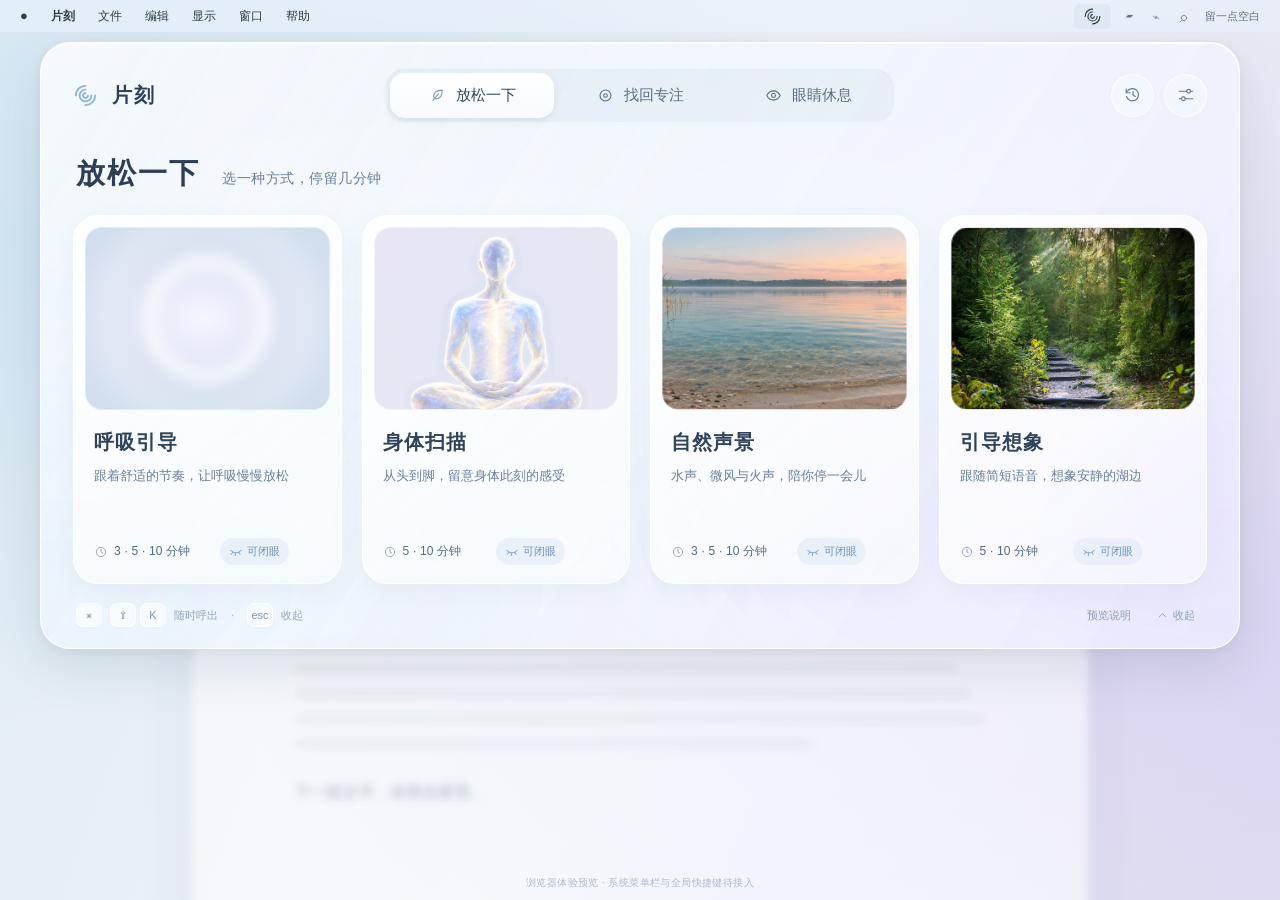
<file: outputs/pianke/index.html>
<!doctype html>
<html lang="zh-CN">
<head>
  <meta charset="utf-8">
  <meta name="viewport" content="width=device-width,initial-scale=1">
  <meta name="theme-color" content="#e8eff6">
  <title>片刻 · 留一点空白</title>
  <link rel="stylesheet" href="style.css">
  <link rel="stylesheet" href="eye-guide.css">
  <link rel="stylesheet" href="iteration.css">
  <link rel="stylesheet" href="body-guide.css">
</head>
<body>
  <svg class="icon-defs" xmlns="http://www.w3.org/2000/svg" aria-hidden="true"><defs>
    <symbol id="icon-ripple" viewBox="0 0 24 24"><path d="M12 2.7a9.3 9.3 0 0 0-9.3 9.3M12 6.3a5.7 5.7 0 1 0 5.7 5.7M12 9.7a2.3 2.3 0 1 0 2.3 2.3M12 21.3a9.3 9.3 0 0 0 9.3-9.3"/></symbol>
    <symbol id="icon-leaf" viewBox="0 0 24 24"><path d="M18.6 4.4c-6.3.2-11.8 2.2-12 8.2-.1 2.4 1.2 4.2 3.6 4.2 6 0 8.3-5.3 8.4-12.4Z"/><path d="m5.4 19 8-9.4"/></symbol>
    <symbol id="icon-focus" viewBox="0 0 24 24"><circle cx="12" cy="12" r="7.7"/><circle cx="12" cy="12" r="2.6"/></symbol>
    <symbol id="icon-eye" viewBox="0 0 24 24"><path d="M2.5 12s3.5-6.5 9.5-6.5 9.5 6.5 9.5 6.5-3.5 6.5-9.5 6.5S2.5 12 2.5 12Z"/><circle cx="12" cy="12" r="2.7"/></symbol>
    <symbol id="icon-history" viewBox="0 0 24 24"><path d="M4.4 7a8.2 8.2 0 1 1-1.1 7M3 4v5h5M12 7v5l3 2"/></symbol>
    <symbol id="icon-settings" viewBox="0 0 24 24"><path d="M3 7h10m5 0h3M3 17h3m5 0h10"/><circle cx="15.5" cy="7" r="2.5"/><circle cx="8.5" cy="17" r="2.5"/></symbol>
    <symbol id="icon-chevron" viewBox="0 0 24 24"><path d="m7 14 5-5 5 5"/></symbol>
    <symbol id="icon-expand" viewBox="0 0 24 24"><path d="M8 3v5H3m13-5v5h5M8 21v-5H3m13 5v-5h5"/></symbol>
    <symbol id="icon-speaker" viewBox="0 0 24 24"><path d="M11 5 6 9H3v6h3l5 4V5Zm4 4a5 5 0 0 1 0 6m3-9a9 9 0 0 1 0 12"/></symbol>
    <symbol id="icon-stop" viewBox="0 0 24 24"><rect x="7" y="7" width="10" height="10" rx="2"/></symbol>
    <symbol id="icon-fullscreen" viewBox="0 0 24 24"><path d="M8 3v5H3m13-5v5h5M8 21v-5H3m13 5v-5h5"/></symbol>
  </defs></svg>

  <div class="desktop-backdrop" aria-hidden="true">
    <div class="desktop-paper">
      <div class="paper-toolbar"><i></i><i></i><i></i><span>阅读 · 一点空白</span></div>
      <div class="paper-content"><span class="paper-eyebrow">READING NOTES</span><h2>让注意，回到当下。</h2><div class="paper-rule"></div><p>阅读的时候，我们会不时停下来。把手边的事情稍稍放一放，给自己留一点空白。</p><div class="paper-lines"><i></i><i></i><i></i><i></i></div><p>无需赶着完成什么。在自己的节奏里，安静地待一会儿，然后继续向前。</p><div class="paper-lines"><i></i><i></i><i></i><i></i><i></i></div><p>下一段文字，依然在那里。</p></div>
    </div>
  </div>

  <div class="macbar" aria-label="菜单栏入口演示">
    <div class="macbar-left" aria-hidden="true"><span class="apple-mark">●</span><strong>片刻</strong><span>文件</span><span>编辑</span><span>显示</span><span>窗口</span><span>帮助</span></div>
    <div class="macbar-right"><button id="menuToggle" class="menubar-trigger" aria-label="打开或收起片刻" title="打开或收起片刻 · 页面内演示"><svg class="icon"><use href="#icon-ripple"/></svg></button><span class="system-icons" aria-hidden="true">▰　⌁　⌕</span><span class="macbar-caption">留一点空白</span></div>
  </div>

  <div class="app">
    <header class="panel-topbar">
      <a class="brand" href="#" aria-label="片刻首页"><svg class="icon"><use href="#icon-ripple"/></svg><span>片刻</span></a>
      <nav class="category-tabs" aria-label="选择练习方向">
        <button data-category="relax" class="active" aria-pressed="true"><svg class="icon"><use href="#icon-leaf"/></svg><span>放松一下</span></button>
        <button data-category="focus" aria-pressed="false"><svg class="icon"><use href="#icon-focus"/></svg><span>找回专注</span></button>
        <button data-category="eyes" aria-pressed="false"><svg class="icon"><use href="#icon-eye"/></svg><span>眼睛休息</span></button>
      </nav>
      <div class="panel-actions"><button id="recordsBtn" class="icon-button" aria-label="练习记录" title="练习记录"><svg class="icon"><use href="#icon-history"/></svg></button><button id="settingsBtn" class="icon-button" aria-label="偏好与提醒" title="偏好与提醒"><svg class="icon"><use href="#icon-settings"/></svg></button></div>
    </header>
    <main>
      <section class="panel-intro"><h1 id="heading">放松一下</h1><p id="subheading">选一种方式，停留几分钟</p></section>
      <div class="visually-hidden"><h2 id="categoryTitle">放松一下</h2><span id="categoryHint">可以闭眼 · 不需要完成任何任务</span></div>
      <section id="cards" class="cards" aria-label="练习方法"></section>
    </main>
    <footer class="panel-footer"><div class="shortcut-hint"><kbd>⌘</kbd><kbd>⇧</kbd><kbd>K</kbd><span>随时呼出</span><i>·</i><kbd>esc</kbd><span>收起</span></div><div class="footer-actions"><button id="aboutBtn">预览说明</button><button id="miniBtn" aria-label="收起到页面菜单栏" title="收起到页面菜单栏"><svg class="icon"><use href="#icon-chevron"/></svg><span>收起</span></button></div></footer>
  </div>
  <p class="preview-boundary">浏览器体验预览 · 系统菜单栏与全局快捷键待接入</p>

  <div id="overlay" class="overlay" hidden><section id="dialog" class="dialog" role="dialog" aria-modal="true" aria-labelledby="dialogTitle" tabindex="-1"></section></div>

  <div id="session" class="session" hidden>
    <canvas id="motionCanvas" aria-hidden="true"></canvas>
    <div id="dragHandle" class="sessiontop session-chrome"><span id="sessionLabel"></span><div><button id="switchSceneImage" hidden>换个画面</button><button id="viewBtn">切为浮窗</button><button id="endBtn">提前结束</button></div></div>
    <div id="experience" class="experience"></div>
    <div class="sessionbottom session-chrome" role="group" aria-label="练习控制">
      <div class="audioControls"><button id="muteBtn" class="icon-control" aria-label="静音" title="声音"><svg class="icon"><use href="#icon-speaker"/></svg></button><label class="visually-hidden" for="volume">音量</label><input id="volume" type="range" min="0" max="100" value="25" aria-label="音量"></div>
      <span class="control-divider" aria-hidden="true"></span><button id="pauseBtn" aria-label="暂停" title="暂停">暂停</button><div id="timeLabel" aria-live="off">03:00 <span>剩余</span></div><span class="control-divider" aria-hidden="true"></span><button id="endControlBtn" class="end-control"><svg class="icon"><use href="#icon-stop"/></svg><span>提前结束</span></button><button id="fullscreenBtn" class="icon-control" aria-label="进入全屏" title="进入全屏"><svg class="icon"><use href="#icon-fullscreen"/></svg></button>
    </div>
    <div id="audioStatus" class="audioStatus" role="status"></div>
  </div>

  <button id="wake" class="wake" hidden><svg class="icon"><use href="#icon-ripple"/></svg><span>打开片刻</span></button>
  <div id="notice" class="notice" role="status" hidden></div>
  <script src="motion.js"></script>
  <script src="eye-guide.js"></script>
  <script src="content.js"></script>
  <script src="body-guide.js"></script>
  <script src="recorded-audio.js"></script>
  <script src="voice-recordings.js"></script>
  <script src="fixed-voice.js"></script>
  <script src="app.js"></script>
</body>
</html>
</file>
<file: outputs/pianke/style.css>
:root{--paper:#eef3f8;--ink:#2d3e56;--muted:#7c8da5;--green:#6f96bc;--accent:#6f96bc;--line:#ffffffac;--warm:#edf0fa;--panel-opacity:.73;--glass-opacity:.73;--radius:28px;--shadow:0 18px 50px #31486122,0 2px 10px #6f85a419}*{box-sizing:border-box}html{min-height:100%;background:#e6edf6}body{margin:0;min-height:100vh;color:var(--ink);font:15px/1.5 -apple-system,BlinkMacSystemFont,'SF Pro Display','PingFang SC','Microsoft YaHei',sans-serif;-webkit-font-smoothing:antialiased;background:radial-gradient(ellipse at 8% 28%,#c6dff0b0,transparent 52%),radial-gradient(ellipse at 95% 70%,#d7cff1b0,transparent 58%),linear-gradient(110deg,#e2edf4,#eef2f7 53%,#e1e0f1);overflow-x:hidden}button,input,select{font:inherit}button,a,input,select{touch-action:manipulation}button{cursor:pointer;border:0;color:inherit;background:none;border-radius:12px;padding:10px 14px;transition:background .18s,box-shadow .18s,transform .18s}button:hover{background:#ffffff66}button:active{transform:scale(.985)}button:focus-visible,a:focus-visible,input:focus-visible,select:focus-visible,summary:focus-visible{outline:3px solid #7da2ca;outline-offset:4px}button:disabled{opacity:.45;cursor:default}button:disabled:active{transform:none}[hidden]{display:none!important}a{color:#587fa4}p{color:var(--muted);line-height:1.8}h1,h2,h3,p{overflow-wrap:anywhere}.icon-defs{position:absolute;width:0;height:0;overflow:hidden}.icon{width:20px;height:20px;flex:none;fill:none;stroke:currentColor;stroke-width:1.5;stroke-linecap:round;stroke-linejoin:round}.visually-hidden{position:absolute!important;width:1px!important;height:1px!important;padding:0!important;margin:-1px!important;overflow:hidden!important;clip:rect(0,0,0,0)!important;white-space:nowrap!important;border:0!important}
/* A quiet desktop provides context for the glass. It is entirely inside this page. */
.desktop-backdrop{position:fixed;inset:32px 0 0;pointer-events:none;overflow:hidden}.desktop-paper{position:absolute;top:110px;left:50%;transform:translateX(-50%);width:min(1080px,70vw);height:920px;background:#fcfdffcc;border:1px solid #ffffffc9;border-radius:14px;box-shadow:0 25px 65px #60738b1a;filter:blur(5px);opacity:.8}.paper-toolbar{height:50px;display:flex;gap:7px;padding:18px 22px;background:#f3f5f977;border-bottom:1px solid #dce2ec77;font-size:11px;color:#778698}.paper-toolbar i{width:10px;height:10px;border-radius:50%;background:#c8d0db}.paper-toolbar span{position:absolute;left:0;right:0;text-align:center}.paper-content{max-width:750px;margin:70px auto;padding:0 30px}.paper-eyebrow{font-size:11px;letter-spacing:3px;color:#a2afc1}.paper-content h2{font-weight:500;font-size:30px;margin:20px 0}.paper-content p{font-size:15px;color:#7f8c9c;line-height:2.3;letter-spacing:1px;margin:28px 0}.paper-rule{height:1px;background:#e4e9f0;margin:25px 0}.paper-lines{display:flex;flex-direction:column;gap:18px}.paper-lines i{display:block;height:7px;background:#b3bdc951;border-radius:3px}.paper-lines i:nth-child(2){width:96%}.paper-lines i:nth-child(3){width:98%}.paper-lines i:last-child{width:75%}
.macbar{height:32px;display:flex;align-items:center;justify-content:space-between;padding:0 20px;background:#eaf2fc99;backdrop-filter:blur(24px);-webkit-backdrop-filter:blur(24px);font-size:12px;position:relative;z-index:3;color:#2d3d50}.macbar-left,.macbar-right{display:flex;align-items:center;gap:23px;height:100%}.macbar-left strong{font-weight:600}.apple-mark{font-size:13px}.macbar-right{gap:15px}.menubar-trigger{display:flex;align-items:center;justify-content:center;padding:3px 9px;border-radius:6px;background:#b6c4d530}.menubar-trigger .icon{width:19px;height:19px}.system-icons{font-size:14px;letter-spacing:3px;color:#65768a}.macbar-caption{font-size:11px;color:#5c6d82}.app{position:relative;z-index:2;width:min(1480px,calc(100% - 80px));margin:10px auto 0;padding:26px 32px 18px;background:linear-gradient(122deg,#ffffff80,#f3f8fe65 42%,#eeeaff7a),rgba(242,247,253,var(--panel-opacity));border:1px solid #fffffff2;border-radius:30px;box-shadow:var(--shadow),inset 0 1px 1px #fff;backdrop-filter:blur(38px) saturate(1.2);-webkit-backdrop-filter:blur(38px) saturate(1.2);transform-origin:top center;animation:panel-appear .5s cubic-bezier(.2,.8,.2,1) both}.app:before{content:'';position:absolute;inset:0;border-radius:inherit;background:radial-gradient(ellipse at 2% 90%,#8ac8ff12,transparent 45%),radial-gradient(ellipse at 100% 80%,#b49cff16,transparent 40%);pointer-events:none}.panel-topbar{display:grid;grid-template-columns:1fr auto 1fr;align-items:center;gap:22px;position:relative;min-height:52px}.brand{display:inline-flex;align-items:center;gap:14px;justify-self:start;white-space:nowrap;text-decoration:none;color:var(--ink);font-size:20px;font-weight:600;letter-spacing:2px}.brand .icon{width:25px;height:25px;color:#8bb4d8;stroke-width:1.7}.category-tabs{display:grid;grid-template-columns:repeat(3,1fr);gap:4px;padding:4px;border-radius:19px;background:#c8d7e53d;box-shadow:inset 0 1px 3px #47617e06}.category-tabs button{display:flex;align-items:center;justify-content:center;gap:10px;min-width:164px;padding:11px 22px;border-radius:15px;color:#596d87;white-space:nowrap;font-size:15px;font-weight:500}.category-tabs .icon{width:17px;height:17px}.category-tabs .active{background:linear-gradient(#fff,#f7faff);box-shadow:0 3px 9px #49627c1f,inset 0 1px 0 #fff;color:#30465d}.category-tabs .active .icon{color:#719ec3}.panel-actions{display:flex;justify-content:flex-end;align-items:center;gap:10px}.icon-button{display:grid;place-items:center;width:43px;height:43px;padding:10px;background:#f6faff72;border:1px solid #ffffffd9;border-radius:50%;color:#607793;box-shadow:0 2px 8px #8a9ab106}.icon-button:hover{background:#fff}.icon-button .icon{width:18px;height:18px}.panel-intro{display:flex;align-items:baseline;gap:22px;margin:31px 3px 22px}.panel-intro h1{font-size:29px;line-height:1.4;font-weight:600;letter-spacing:2px;margin:0;white-space:nowrap}.panel-intro p{font-size:14px;letter-spacing:.5px;color:#687e98;margin:0}.cards{display:grid;grid-template-columns:repeat(4,minmax(0,1fr));gap:20px;position:relative}.card{display:flex;flex-direction:column;min-width:0;text-align:left;border:1px solid #ffffffed;border-radius:25px;background:linear-gradient(140deg,#ffffffdc,#ffffff80);padding:11px;box-shadow:0 8px 22px #526c8610;overflow:hidden;transition:transform .25s,box-shadow .25s,background .25s}.card:hover{background:#ffffffed;transform:translateY(-4px);box-shadow:0 16px 34px #526c8621}.card:active{transform:translateY(-1px) scale(.994)}.art{aspect-ratio:4/3;min-width:0;width:100%;position:relative;display:flex;align-items:center;justify-content:center;overflow:hidden;border:1px solid #ffffff66;border-radius:17px;background:#dfe6f0;isolation:isolate}.art.breath{background:radial-gradient(ellipse at 48% 50%,#f4f5ff,#dee5f3 45%,#cddcec 100%)}.art.breath:before,.art.breath:after{content:'';position:absolute;width:42%;aspect-ratio:1;border-radius:50%;border:12px solid #ffffff8a;box-shadow:0 0 13px #fff9,inset 0 0 16px #fff9;filter:blur(5px)}.art.breath:after{width:77%;border-width:17px;opacity:.45;filter:blur(12px)}.art.body{background:linear-gradient(125deg,#e8e6f4,#e6e7f4)}.art.body svg{width:64%;height:78%;color:#899dc2;stroke:currentColor;stroke-width:1.5;fill:none;stroke-linecap:round;stroke-linejoin:round}.art.body:empty:before{content:'◌';font:100px Georgia;color:#a0afc9}.art.nature{background:#c9d5df url('assets/lake.jpg') center/cover no-repeat}.art.imagine{background:#c9d5d8 url('assets/forest.jpg') center/cover no-repeat}.art.focus{background:radial-gradient(circle,#f5f8fc,#e2e9f2)}.art.focus:before{content:'';width:17px;height:17px;background:#7fa2c6;border-radius:50%;box-shadow:0 0 0 25px #adc6e025,0 0 35px #8caed224}.art.sound{background:linear-gradient(140deg,#e6edf8,#e5e6f1)}.art.sound:before{content:'│ ╷ │ ╵ │ ╷ │';font-size:28px;letter-spacing:7px;color:#94abc7}.art.schulte{background:#e5ebf5}.art.schulte:before{content:'7　12　1　14\A 3　9　16　5\A 11　6　4　13';white-space:pre;text-align:center;font-size:20px;font-weight:400;line-height:1.9;color:#657e9c}.art.search{background:linear-gradient(130deg,#e1eaf4,#ece5f4)}.art.search:before{content:'○　◇　○　□\A □　○　●　◇';white-space:pre;font-size:29px;line-height:1.9;color:#9caec6}.art.eye{background:linear-gradient(130deg,#e8e9f6,#dce9f3)}.art.eye:before{content:'◡　◡';font-size:48px;color:#93a6c1}.art.combo{background:radial-gradient(circle,#f4f7fc,#e1e9f3)}.art.combo:before{content:'—　—';font-size:34px;color:#9aacc4}.cardcontent{flex:1;padding:17px 9px 7px;display:flex;flex-direction:column}.cardtitle{font-size:20px;font-weight:600;letter-spacing:1px;display:flex;align-items:center;justify-content:space-between;gap:5px;color:#30435d}.cardtitle i{font-size:15px;font-style:normal;font-weight:400;color:#91a6c0;opacity:0;transition:opacity .2s}.card:hover .cardtitle i{opacity:1}.card p{font-size:13px;font-weight:400;color:#687f9b;line-height:1.8;margin:7px 0 27px;min-height:47px}.cardmeta{display:flex;align-items:center;justify-content:space-between;gap:7px;margin-top:auto;font-size:12px;line-height:1.3;font-weight:400;color:#526b89;white-space:nowrap}.cardmeta .duration{display:flex;align-items:center;gap:6px;letter-spacing:.2px}.cardmeta .duration .icon{width:14px;height:14px;color:#8d9eb5}.cardmeta .badge,.cardmeta .eyebadge{margin-left:auto}.badge,.eyebadge{display:inline-flex;align-items:center;gap:4px;font-size:11px;font-weight:400;letter-spacing:0;padding:5px 9px;border-radius:99px;background:#dfeaf7a1;color:#6c92b8;line-height:1.5}.eyebadge .icon{width:14px;height:14px}.panel-footer{display:flex;align-items:center;justify-content:space-between;gap:15px;padding:18px 3px 2px;position:relative;color:#93a4b9;font-size:11px}.shortcut-hint{display:flex;align-items:center;gap:8px}.shortcut-hint kbd{display:inline-grid;place-items:center;font:11px -apple-system,BlinkMacSystemFont,sans-serif;min-width:26px;height:24px;background:#f9fcffb5;border:1px solid #ffffffed;border-radius:7px;color:#7e95b1;box-shadow:0 1px 2px #68829d0d}.shortcut-hint kbd:nth-child(3){margin-left:-4px}.shortcut-hint i{font-style:normal;margin:0 5px;color:#b2bfd0}.footer-actions{display:flex;align-items:center;gap:6px}.footer-actions button{padding:5px 9px;font-size:11px;color:#8c9fb5;display:flex;align-items:center;gap:3px}.footer-actions .icon{width:15px;height:15px}.preview-boundary{position:fixed;z-index:1;bottom:8px;left:10px;right:10px;text-align:center;font-size:10px;letter-spacing:.4px;color:#8b9cafaa;margin:0;pointer-events:none}
/* Dialogs share the same restrained glass controls. */
.overlay{position:fixed;inset:0;background:#7e91ac26;backdrop-filter:blur(12px);-webkit-backdrop-filter:blur(12px);z-index:40;display:flex;align-items:center;justify-content:center;padding:24px}.dialog{max-width:610px;width:100%;max-height:calc(100dvh - 48px);overflow:auto;background:linear-gradient(140deg,#ffffffed,#eef3ffeb);backdrop-filter:blur(40px);-webkit-backdrop-filter:blur(40px);border:1px solid #fff;border-radius:28px;padding:30px;box-shadow:0 25px 80px #384d6b33;color:#425975;scrollbar-width:thin;scrollbar-color:#c4d3e2 transparent}.dialog h2{font-size:27px;line-height:1.5;font-weight:500;letter-spacing:1px;margin:12px 0 15px}.dialog h3{font-size:13px;font-weight:600;margin:23px 0 9px;color:#647b97}.dialog p,.dialog li{font-size:13px;line-height:1.9;color:#768ba4}.dialog a{color:#6188ae;text-underline-offset:3px}.dialog details{padding:15px 0 1px;font-size:11px;color:#8396af}.dialog summary{cursor:pointer}.close{float:right;display:grid;place-items:center;width:34px;height:34px;padding:5px;border-radius:50%;color:#879db8;background:#e5edf66b}.choices{display:flex;gap:10px;margin:12px 0 16px;flex-wrap:wrap}.choices button{border:1px solid #fff;min-width:70px;background:#fff6;box-shadow:0 2px 6px #617c9906;font-size:13px;color:#6d829e}.choices button:hover{background:#fff}.choices .selected{background:#e0ebf8;border-color:#abc8e3;box-shadow:0 0 0 3px #c8dcf135;color:#426b96}.primary{background:linear-gradient(140deg,#83a8cb,#7097bf);border:1px solid #94b4d3;color:white;box-shadow:0 5px 13px #5f88b227}.primary:hover{background:linear-gradient(140deg,#8cb2d5,#769fc9)}.wide{width:100%;margin-top:16px;padding:12px 18px}.field{margin:16px 0;display:flex;align-items:center;justify-content:space-between;gap:16px;font-size:13px;color:#6c829d}.field label:has(input[type=checkbox]){display:flex;gap:8px;align-items:center;font-size:11px;line-height:1.8}.field select{max-width:285px;padding:8px 10px;background:#ffffffa3;border:1px solid #fff;border-radius:9px;color:#58738f;font-size:12px}.small{font-size:11px!important;line-height:1.8!important;color:#8b9cb1!important}.record{border-bottom:1px solid #dfe7f199;padding:14px 0;font-size:12px;line-height:1.9;color:#647e99}.record strong{font-weight:500;color:#3d5774}.record span{color:#91a2b7}.appearance-samples,.color-choices{display:flex;gap:12px;align-items:center}.color-choice,.color-swatch{width:26px;min-width:26px;height:26px;padding:0;border:3px solid #fff;box-shadow:0 0 0 1px #aabdd366;border-radius:50%}.color-choice.selected,.color-swatch.selected{box-shadow:0 0 0 2px #8ba8ca}
/* The scene itself owns the whole screen. Chrome appears only on request. */
.session{position:fixed;inset:0;z-index:20;display:flex;flex-direction:column;overflow:hidden;background:radial-gradient(ellipse at 0% 46%,#c5d9eb73,transparent 55%),radial-gradient(ellipse at 96% 85%,#d5d1ec73,transparent 55%),linear-gradient(112deg,#eaf0f7,#f1f5fa 50%,#e9edf7);color:#4b607b;isolation:isolate}.session #motionCanvas{position:absolute;inset:0;width:100%;height:100%;pointer-events:none;z-index:-1}.session-chrome{transition:opacity .5s,transform .5s,visibility .5s;opacity:0;visibility:hidden;pointer-events:none}.session.controls-visible .session-chrome,.session.floating .sessiontop{opacity:1;visibility:visible;pointer-events:auto;transform:translate(-50%,0)}.sessiontop{position:absolute;top:24px;left:50%;transform:translate(-50%,-10px);display:flex;justify-content:space-between;align-items:center;gap:25px;width:calc(100% - 64px);max-width:1300px;font-size:12px;z-index:4;color:#7e93ad;user-select:none}.sessiontop>div{display:flex;align-items:center;gap:7px}.sessiontop button{font-size:11px;padding:8px 12px;background:#ffffff38;border:1px solid #ffffff6b;border-radius:99px;color:#7b93ae}.experience{position:relative;flex:1;min-height:0;display:flex;flex-direction:column;align-items:center;justify-content:center;text-align:center;padding:50px 32px 90px;z-index:1}.experience h2{font-size:clamp(26px,3.25vw,48px);font-weight:300;line-height:1.5;letter-spacing:.15em;margin:0 0 24px;color:#52617a;position:relative;z-index:1}.experience p{font-size:clamp(12px,1.14vw,17px);font-weight:400;line-height:1.8;letter-spacing:2px;color:#7f90a9;margin:6px 0;position:relative;z-index:1}.experience p.small{font-size:13px!important}.experience .subtle,.experience .closed-eyes{font-size:14px;color:#9baac0;letter-spacing:2px}.session.breath .experience{padding-bottom:50px}.sessionbottom{position:absolute;z-index:5;bottom:46px;left:50%;transform:translate(-50%,12px);display:flex;align-items:center;justify-content:center;gap:15px;padding:10px 20px;border:1px solid #fffffff0;border-radius:999px;background:linear-gradient(150deg,#ffffffbb,#f2f4ff99);backdrop-filter:blur(30px);-webkit-backdrop-filter:blur(30px);box-shadow:0 18px 40px #435a7c25,inset 0 1px 1px #fff;color:#5f7896;white-space:nowrap}.audioControls{display:flex;align-items:center;gap:10px}.audioControls label{font-size:11px}.icon-control{padding:7px;display:grid;place-items:center;color:#6e87a4;min-width:30px;width:30px;height:35px}.icon-control .icon{width:18px;height:18px}.control-divider{width:1px;height:28px;background:#b6c5d733;flex:none}.sessionbottom #pauseBtn{width:51px;height:51px;min-width:51px;border:1px solid #fff;border-radius:50%;box-shadow:0 0 0 4px #dce6f36b,0 2px 6px #5d769915;background:#ffffff9c;color:#5e7797;padding:0;font-size:0;position:relative}.sessionbottom #pauseBtn:before,.sessionbottom #pauseBtn:after{content:'';position:absolute;width:2px;height:13px;border-radius:2px;top:18px;background:#5f7590}.sessionbottom #pauseBtn:before{left:21px}.sessionbottom #pauseBtn:after{right:21px}.session.paused #pauseBtn:before{width:0;height:0;border-radius:0;background:none;border-top:7px solid transparent;border-bottom:7px solid transparent;border-left:10px solid #5f7590;top:17px;left:22px}.session.paused #pauseBtn:after{display:none}#timeLabel{font-size:18px;color:#3c506d;font-variant-numeric:tabular-nums;min-width:68px;line-height:1.25;font-weight:500;text-align:left}#timeLabel span,#timeLabel small{display:block;font-size:10px;color:#92a3ba;font-weight:400;letter-spacing:1px}.end-control{border:1px solid #ffffffc7;background:#ffffff54;border-radius:99px;display:flex;align-items:center;gap:7px;font-size:12px;padding:9px 12px;color:#6b819d}.end-control .icon{width:14px;height:14px}.audioStatus{position:absolute;z-index:4;left:25px;right:25px;bottom:13px;text-align:center;font-size:10px;letter-spacing:.3px;color:#98a9bd;opacity:0;visibility:hidden;transition:opacity .4s;pointer-events:none}.controls-visible .audioStatus{opacity:1;visibility:visible}input[type=range]{width:98px;height:16px;accent-color:#8eb0d2;cursor:pointer}input[type=checkbox]{accent-color:#8eb0d2}.sessionbottom input[type=range]{appearance:none;-webkit-appearance:none;height:4px;border-radius:6px;background:linear-gradient(to right,#8baacd 0%,#c9d7e5 100%);outline-offset:7px}.sessionbottom input[type=range]::-webkit-slider-thumb{appearance:none;-webkit-appearance:none;width:15px;height:15px;border-radius:50%;background:#fff;box-shadow:0 1px 5px #5d789a40}.sessionbottom input[type=range]::-moz-range-thumb{width:15px;height:15px;border-radius:50%;border:0;background:#fff;box-shadow:0 1px 5px #5d789a40}.orb{display:none}.dot{width:20px;height:20px;flex:none;background:#7b9dbc;border-radius:50%;box-shadow:0 0 0 15px #9fb9d315,0 0 35px #8aa8c52b;margin:50px}.minimal-ring{width:140px;height:140px;flex:none;border:1px solid #b5c7dc66;border-radius:50%;display:flex;align-items:center;justify-content:center;color:#99adc9;font-size:49px;margin:0 0 35px;background:#ffffff19;box-shadow:inset 0 0 25px #ffffff1f}.landscape{position:absolute;inset:0;overflow:hidden;pointer-events:none;background:linear-gradient(#d6e4ed26,#e7eef226);z-index:-1}.session.natural{background-color:#d9e5eb}.session.natural:before{content:'';position:absolute;inset:0;z-index:-1;background:linear-gradient(#eaf2f485,#dce9ed55),url('assets/lake.jpg') center/cover;filter:blur(1px);opacity:.88}.session.natural .experience h2{color:#425f73;text-shadow:0 2px 15px #fff9}.session.natural .experience p{color:#688395;text-shadow:0 1px 12px #fffd}.session.natural .minimal-ring{background:#f4f9ff25;border-color:#ffffff55;color:#728ca0}
/* Games keep honest task feedback and clear, quiet targets. */
.game-session .experience{justify-content:flex-start;padding-top:clamp(55px,8vh,100px);padding-bottom:95px}.round-label{font-size:13px!important;letter-spacing:3px!important;color:#97a7bb!important;margin:0 0 12px!important}.game-session .game-title{font-size:21px;line-height:1.5;letter-spacing:4px;font-weight:400;color:#70849e;margin:0 0 21px}.next-number{display:flex;align-items:center;justify-content:center;gap:10px;min-width:145px;min-height:58px;background:linear-gradient(#ffffffd9,#f4f7ffc7);border:1px solid #fff;border-radius:99px;padding:8px 25px;color:#7b91ac;font-size:20px;letter-spacing:1px;box-shadow:0 16px 35px #47628220;margin-bottom:clamp(28px,6vh,62px)}.next-number strong{font-size:28px;font-weight:500;color:#648db7}.board{display:grid;gap:14px;width:min(620px,calc(100vw - 80px),calc(100vh - 350px));position:relative;z-index:1;border:1px solid #fffffff2;background:linear-gradient(130deg,#ffffffc9,#f1f6ff70);border-radius:30px;padding:20px;box-shadow:0 20px 50px #3f597b24,inset 0 1px 1px #fff;backdrop-filter:blur(24px);-webkit-backdrop-filter:blur(24px)}.board button{display:flex;align-items:center;justify-content:center;aspect-ratio:1;min-width:0;padding:4px;border:1px solid #ffffffb8;border-radius:20px;color:#2e415a;font-size:clamp(20px,3vw,43px);font-weight:400;background:linear-gradient(145deg,#ffffffed,#f9fbffe0);box-shadow:0 4px 11px #8297b511;transition:background .18s,box-shadow .18s,color .18s,border-color .18s}.board button:hover{background:#edeaf9;border-color:#c9bce9;box-shadow:0 0 0 4px #d8ccf548;color:#5f6c85}.board button.done{background:#dfeafaad;box-shadow:none;color:#a6bad0;border-color:#e7eff7}.board button.miss{background:#f1eafa;border-color:#c8bae6;box-shadow:0 0 0 4px #dcd1f13d;color:#69758c}.gamehint{min-height:22px;font-size:12px;color:#8fa0b6;margin:17px 0 0;letter-spacing:1px}.target{display:flex;align-items:center;justify-content:center;gap:12px;font-size:16px;letter-spacing:1px;margin:0 0 24px!important;min-height:40px}.shape{display:inline-block;flex:none;width:26px;height:26px;background:#83a6ae;box-shadow:inset 0 1px 2px #ffffff38}.shape.circle{border-radius:50%}.shape.square{border-radius:4px}.shape.diamond{transform:rotate(45deg);width:23px;height:23px;border-radius:3px}.shape.gold{background:#c6b18b}.shape.rose{background:#c69ea7}.shape.hollow{background:transparent;border:3px solid #83a6ae}.search-board{width:min(560px,calc(100vw - 80px),calc(100vh - 330px))}.face{width:150px;height:175px;position:relative;border:1.5px solid #a9bad1;border-radius:48%;background:#eef2f7aa;margin:15px 0 25px}.face:before{content:'◡　◡';position:absolute;top:50px;left:25px;font-size:25px;color:#8b9fb9}.face:after{content:'◡';position:absolute;top:101px;left:64px;color:#8b9fb9}.hand{width:25px;height:57px;border:1.5px solid #b3bfd0;background:#e4ebf3;border-radius:25px;position:absolute;top:70px}.hand.left{left:-10px;transform:rotate(20deg)}.hand.right{right:-10px;transform:rotate(-20deg)}
/* A movable page window, separate from macOS window management. */
.session.floating{inset:auto;right:auto;bottom:auto;top:100px;left:calc(50% - 210px);width:420px;height:520px;border:1px solid #fff;border-radius:27px;box-shadow:0 25px 80px #344c6f3d,0 3px 10px #7188a726;background:linear-gradient(130deg,#eef5fced,#e7eafaed);backdrop-filter:blur(36px);-webkit-backdrop-filter:blur(36px)}.floating .sessiontop{cursor:grab;top:0;width:100%;max-width:none;left:0;transform:none!important;padding:14px 17px;font-size:11px;background:#f9fcff38;border-bottom:1px solid #ffffff6b}.floating .sessiontop:active{cursor:grabbing}.floating .sessiontop>div{gap:0}.floating .sessiontop button{font-size:10px;padding:6px 8px;background:transparent;border:0}.floating .experience{padding:65px 18px 100px}.floating .experience h2{font-size:24px;line-height:1.6;letter-spacing:2px;margin-bottom:15px}.floating .experience p{font-size:11px;letter-spacing:.5px;line-height:1.9}.floating .minimal-ring{width:100px;height:100px;font-size:40px;margin-bottom:20px}.floating .dot{margin:35px}.floating .sessionbottom{bottom:35px;gap:8px;padding:8px 10px;max-width:calc(100% - 24px)}.floating .sessionbottom #pauseBtn{width:36px;height:36px;min-width:36px}.floating .sessionbottom #pauseBtn:before{left:14px;top:11px}.floating .sessionbottom #pauseBtn:after{right:14px;top:11px}.floating.paused .sessionbottom #pauseBtn:before{left:15px;top:10px}.floating .sessionbottom .control-divider{height:20px}.floating .sessionbottom #timeLabel{font-size:13px;min-width:45px}.floating .sessionbottom #timeLabel span,.floating .sessionbottom #timeLabel small{font-size:9px}.floating .audioControls{gap:3px}.floating input[type=range]{width:55px}.floating .end-control{padding:7px;font-size:10px;gap:3px}.floating .end-control .icon{width:11px;height:11px}.floating .icon-control{padding:5px;width:25px;min-width:25px}.floating .audioStatus{font-size:9px;bottom:9px;left:12px;right:12px}.floating .round-label{margin-bottom:5px!important;font-size:10px!important}.floating.game-session .experience{padding-top:67px}.floating.game-session .game-title{font-size:15px;letter-spacing:2px;margin-bottom:12px}.floating .next-number{font-size:12px;min-height:35px;min-width:100px;padding:4px 13px;margin-bottom:20px;gap:5px}.floating .next-number strong{font-size:17px}.floating .board{width:250px;gap:7px;padding:11px;border-radius:20px}.floating .board button{border-radius:10px;font-size:20px}.floating .gamehint{font-size:10px;margin-top:10px;letter-spacing:0}.floating .shape{width:18px;height:18px}.floating .shape.diamond{width:16px;height:16px}.floating .target{font-size:12px;margin-bottom:12px!important;gap:6px;min-height:22px}.floating .target .small{font-size:9px!important}.floating .face{width:100px;height:120px;margin:0 0 10px}.floating .face:before{font-size:17px;left:17px;top:35px}.floating .face:after{left:42px;top:67px}.floating .hand{width:18px;height:40px;top:43px}.floating .experience:has(.face) h2{font-size:19px}.floating .experience .badge{font-size:9px}
.wake{position:fixed;z-index:5;top:51px;right:25px;background:#f3f8ffb3;border:1px solid #fff;backdrop-filter:blur(20px);-webkit-backdrop-filter:blur(20px);box-shadow:0 8px 30px #4e678627;display:flex;align-items:center;gap:10px;padding:12px 17px;border-radius:18px;font-size:13px;color:#6d8cac}.wake .icon{color:#7ea5cc}.notice{position:fixed;bottom:25px;right:25px;max-width:375px;background:linear-gradient(140deg,#ffffffed,#eef3fce8);backdrop-filter:blur(35px);-webkit-backdrop-filter:blur(35px);box-shadow:0 15px 55px #3d557133;border:1px solid #fff;border-radius:23px;padding:25px;z-index:50;font-size:13px;color:#6d829d}.notice h2{font-size:22px;font-weight:400;letter-spacing:1px}.notice p{font-size:13px}.notice>div{display:flex;gap:5px;flex-wrap:wrap}.notice button{font-size:12px;padding:9px 12px}.notice.full{inset:0;max-width:none;border:0;border-radius:0;display:flex;flex-direction:column;align-items:center;justify-content:center;background:linear-gradient(130deg,#e9f1faf8,#f0eef9f8);text-align:center}.notice.full h2{font-size:35px;font-weight:300;letter-spacing:3px}.notice.full p{margin-bottom:30px}.paused *{animation-play-state:paused!important}.reduced-motion *,.reduced-motion *:before,.reduced-motion *:after{animation:none!important;transition:none!important}@keyframes panel-appear{from{opacity:0;transform:translateY(-14px) scale(.985)}to{opacity:1;transform:translateY(0) scale(1)}}
@media(min-width:1650px){.app{padding:27px 32px 18px}.panel-intro{margin-top:34px;margin-bottom:24px}.card p{margin-bottom:31px;min-height:52px}.cardcontent{padding-top:18px}.cardmeta{font-size:13px}.panel-footer{padding-top:21px}.card{border-radius:25px}.art{border-radius:17px}}
@media(max-width:1250px){.app{width:calc(100% - 48px);padding:24px}.panel-topbar{gap:15px}.category-tabs button{min-width:130px;padding:10px 15px;font-size:14px}.brand{font-size:18px;gap:10px}.cards{gap:14px}.card{padding:9px;border-radius:21px}.cardtitle{font-size:18px;letter-spacing:.5px}.cardcontent{padding:14px 6px 5px}.card p{font-size:12px;min-height:64px;margin-bottom:20px}.cardmeta{font-size:10px;gap:3px}.badge,.eyebadge{font-size:10px;padding:4px 7px}.cardmeta .duration .icon{width:12px;height:12px}.panel-intro{margin-top:30px}.panel-intro h1{font-size:26px}.panel-intro p{font-size:12px}.desktop-paper{width:75vw}.panel-actions{gap:7px}.icon-button{width:38px;height:38px}}
@media(max-width:1000px){.app{width:calc(100% - 36px);padding:22px}.category-tabs button{min-width:113px;padding:9px 12px;font-size:13px;gap:6px}.brand{font-size:17px;letter-spacing:1px}.brand .icon{width:23px;height:23px}.panel-topbar{grid-template-columns:auto 1fr auto;gap:15px}.category-tabs{justify-self:center}.panel-actions{gap:5px}.icon-button{width:33px;height:33px;padding:7px}.cards{gap:11px}.cardtitle{font-size:17px}.card p{font-size:11px;line-height:1.85;min-height:58px}.cardmeta{flex-wrap:wrap;gap:10px;align-items:center}.cardmeta .badge,.cardmeta .eyebadge{margin-left:0}.cardcontent{padding:13px 4px 5px}.art{border-radius:13px}.panel-intro{gap:15px;margin-top:25px;margin-bottom:20px}.panel-intro h1{font-size:25px}}
@media(max-width:760px){.macbar{padding:0 13px;height:30px}.macbar-left{gap:16px;font-size:11px}.macbar-left>span:nth-last-child(-n+3){display:none}.macbar-caption{display:none}.macbar-right{gap:12px}.system-icons{font-size:12px}.app{width:calc(100% - 26px);margin-top:12px;padding:19px 19px 13px;border-radius:25px}.panel-topbar{grid-template-columns:1fr auto;gap:18px}.brand{grid-column:1;grid-row:1}.panel-actions{grid-column:2;grid-row:1}.category-tabs{grid-column:1/-1;grid-row:2;width:100%;border-radius:16px;padding:4px}.category-tabs button{min-width:0;width:100%;font-size:12px;padding:10px 8px;border-radius:12px;gap:7px}.category-tabs .icon{width:15px;height:15px}.panel-intro{display:block;margin:23px 2px 19px}.panel-intro h1{font-size:24px;letter-spacing:1px}.panel-intro p{font-size:12px;margin-top:5px}.cards{grid-template-columns:repeat(2,minmax(0,1fr));gap:14px}.card{border-radius:20px;padding:9px}.cardtitle{font-size:18px;letter-spacing:.5px}.card p{font-size:12px;min-height:45px;margin:7px 0 18px}.cardmeta{flex-wrap:nowrap;gap:3px;font-size:10px}.cardmeta .badge,.cardmeta .eyebadge{margin-left:auto;font-size:9px;padding:4px 6px}.cardcontent{padding:13px 5px 6px}.panel-footer{padding:16px 0 0;font-size:10px}.shortcut-hint{gap:5px}.shortcut-hint kbd{font-size:9px;min-width:21px;height:22px;border-radius:5px}.shortcut-hint>i,.shortcut-hint>kbd:nth-last-child(2),.shortcut-hint>span:last-child{display:none}.footer-actions button{font-size:10px;padding:5px}.preview-boundary{position:relative;bottom:auto;margin:18px 10px 12px;font-size:9px;color:#9baac1}.desktop-paper{top:190px;width:88vw;height:800px}.paper-content{padding:0 30px}.paper-content h2{font-size:22px}.paper-content p{font-size:12px}.experience{padding:70px 25px 105px}.experience h2{font-size:30px;letter-spacing:3px}.experience p{font-size:13px;letter-spacing:1px}.sessiontop{top:17px;width:calc(100% - 36px);gap:10px;font-size:11px}.sessiontop button{font-size:10px;padding:7px 10px}.sessionbottom{bottom:45px;gap:11px;padding:9px 13px}.sessionbottom #pauseBtn{width:43px;height:43px;min-width:43px}.sessionbottom #pauseBtn:before{left:17px;top:14px}.sessionbottom #pauseBtn:after{right:17px;top:14px}.session.paused #pauseBtn:before{left:18px;top:13px}.audioControls{gap:5px}.sessionbottom input[type=range]{width:68px}.sessionbottom #timeLabel{font-size:15px;min-width:54px}.end-control{font-size:11px;padding:8px 10px;gap:4px}.audioStatus{bottom:11px;font-size:9px;left:15px;right:15px}.board{width:min(560px,calc(100vw - 64px),calc(100dvh - 330px));padding:16px;gap:11px;border-radius:25px}.board button{border-radius:16px;font-size:clamp(22px,5.5vw,38px)}.game-session .experience{padding-top:65px}.game-session .game-title{font-size:18px;letter-spacing:3px}.round-label{font-size:11px!important}.next-number{min-height:48px;min-width:125px;font-size:17px;margin-bottom:32px}.next-number strong{font-size:24px}.gamehint{font-size:11px}.dialog{padding:25px;border-radius:24px}.dialog h2{font-size:24px}.notice{left:17px;right:17px;max-width:none}}
@media(max-width:480px){.app{width:calc(100% - 20px);padding:17px 14px 12px;border-radius:23px}.panel-topbar{gap:16px}.category-tabs button{font-size:11px;padding:9px 5px;gap:5px}.category-tabs .icon{width:14px;height:14px}.panel-intro{margin-top:21px}.panel-intro h1{font-size:22px}.cards{gap:10px}.card{padding:7px;border-radius:17px}.art{aspect-ratio:1.35;border-radius:11px}.cardtitle{font-size:16px}.cardcontent{padding:11px 4px 6px}.card p{font-size:11px;min-height:60px;margin-bottom:15px}.cardmeta{flex-wrap:wrap;gap:9px;font-size:9px}.cardmeta .badge,.cardmeta .eyebadge{margin-left:0}.badge,.eyebadge{font-size:9px}.panel-footer{gap:7px}.shortcut-hint{gap:4px}.shortcut-hint>span{font-size:9px}.footer-actions button{font-size:9px}.footer-actions button#miniBtn{padding-right:0}.panel-actions{gap:7px}.icon-button{width:32px;height:32px}.brand{font-size:16px}.experience h2{font-size:25px;letter-spacing:2px;line-height:1.7}.experience p{font-size:12px;letter-spacing:1px}.sessiontop{gap:8px}.sessiontop>div{gap:2px}.sessiontop button{padding:6px 7px;font-size:9px}.sessionbottom{max-width:calc(100% - 24px);gap:7px;padding:9px 10px}.sessionbottom input[type=range]{width:46px}.sessionbottom .audioControls{gap:2px}.sessionbottom .icon-control{width:26px;min-width:26px;padding:4px}.sessionbottom #pauseBtn{width:38px;height:38px;min-width:38px}.sessionbottom #pauseBtn:before{left:14px;top:12px}.sessionbottom #pauseBtn:after{right:14px;top:12px}.session.paused #pauseBtn:before{left:15px;top:11px}.sessionbottom #timeLabel{font-size:13px;min-width:45px}.sessionbottom #timeLabel span{font-size:9px}.control-divider{height:23px}.end-control{padding:8px 7px;font-size:10px;gap:3px}.end-control .icon{width:12px;height:12px}.board{width:min(100vw - 32px,calc(100dvh - 310px));padding:12px;gap:9px;border-radius:24px}.board button{border-radius:13px;font-size:clamp(20px,6vw,29px)}.game-session .experience{padding-top:60px;padding-left:15px;padding-right:15px}.game-session .game-title{font-size:17px;letter-spacing:2px;margin-bottom:15px}.next-number{min-height:43px;font-size:15px;margin-bottom:30px}.next-number strong{font-size:22px}.round-label{font-size:10px!important;letter-spacing:2px!important}.target{font-size:13px;gap:9px}.target .small{font-size:9px!important}.shape{width:21px;height:21px}.shape.diamond{width:18px;height:18px}.dialog{padding:22px;max-height:calc(100dvh - 28px)}.overlay{padding:14px}.field{align-items:flex-start;flex-direction:column;gap:9px}.field select{max-width:100%;width:100%}.field:has(input[type=range]){flex-direction:row;align-items:center}.dialog h2{font-size:23px}.dialog p,.dialog li{font-size:12px}.session.floating{width:calc(100vw - 20px);max-width:420px;left:10px!important;height:min(520px,calc(100dvh - 70px))}.floating .sessionbottom{gap:6px}.floating .board{width:235px}.notice.full h2{font-size:28px;letter-spacing:1px}}
@media(max-height:760px) and (min-width:761px){.app{padding-top:20px;padding-bottom:12px}.panel-intro{margin-top:25px;margin-bottom:18px}.card p{margin-bottom:18px;min-height:45px}.cardcontent{padding-top:13px}.art{aspect-ratio:1.5}.panel-footer{padding-top:15px}.game-session .experience{padding-top:45px}.next-number{margin-bottom:30px;min-height:48px}.round-label{margin-bottom:8px!important}.game-session .game-title{margin-bottom:15px;font-size:18px}.board{width:min(510px,calc(100vh - 300px));padding:14px;gap:10px;border-radius:25px}.board button{border-radius:16px;font-size:32px}.sessionbottom{bottom:35px}.floating .board{width:235px;padding:11px;gap:7px}.floating .board button{font-size:20px}}
@media(prefers-reduced-motion:reduce){*,*:before,*:after{animation:none!important;transition:none!important;scroll-behavior:auto!important}}
/* Integrated method content and temporary control states. */
.voice-option,.opening-option{display:block;color:#7b8da5;font-size:12px;margin:14px 0;line-height:1.9}.voice-option input,.opening-option input{margin-right:7px}.audition{font-size:12px;color:#6e8cab;background:#e7eff84d;border:1px solid #ffffffb8}.body-outline{width:160px;height:145px;margin:0 0 28px;opacity:.65}.body-outline svg{width:100%;height:100%;stroke:#8d9fbd;stroke-width:1.3;fill:none;stroke-linecap:round;stroke-linejoin:round}.closed-symbol{margin-bottom:24px;color:#9aaec7}.closed-symbol svg{width:95px;height:55px}.minimal-ring .icon{width:42px;height:42px}.teaching-placeholder{width:250px;height:210px;margin:24px 0}.teaching-placeholder svg{width:100%;height:100%;fill:none;stroke:#9eafc5;stroke-width:1.5;stroke-linecap:round;stroke-linejoin:round}.scene-credit{position:absolute;bottom:20px;left:25px;color:#f8fcff;font-size:10px;text-shadow:0 1px 5px #243c50aa;opacity:.85}.session.natural:before{background:linear-gradient(#dce7f052,#ecf0fa3b),url('assets/lake.jpg') center/cover;filter:none;opacity:1}.session.natural.forest-scene:before{background:linear-gradient(#edf2f05e,#e7ecf469),url('assets/forest.jpg') center/cover}.session.natural .experience h2,.session.natural .experience p{color:#eef6fb;text-shadow:0 2px 12px #15384c99}.session.natural .experience h2{font-weight:400}.session.natural .experience:before{content:'';position:absolute;inset:0;background:linear-gradient(transparent 20%,#1f3a4c15 45%,transparent 80%);pointer-events:none}.icon-control.muted{opacity:.45}.icon-control.muted:after{content:'';position:absolute;width:22px;height:1px;background:#7a8ca8;transform:rotate(-45deg)}.experience #nextRound{margin-top:28px}.empty-record{padding:20px 0}.record{line-height:1.9}.record>span{display:inline-block;margin-left:10px}.floating .body-outline{width:115px;height:100px;margin-bottom:17px}.floating .teaching-placeholder{width:155px;height:130px;margin:14px 0}.floating .closed-symbol{margin-bottom:18px}.floating .closed-symbol svg{width:65px;height:40px}.floating .scene-credit{bottom:8px;font-size:8px;left:15px}.shape.blue{background:#83a6be}.session.natural .sessiontop{color:#f1f8ff}.session.natural .sessiontop button{color:#5f7893;background:#eef5ffa6}.session.game-session .sessionbottom #timeLabel{font-size:14px}.floating.game-session .sessionbottom #timeLabel{font-size:11px}.floating.game-session .experience{padding-bottom:70px}.floating.game-session .board{width:225px}.floating.game-session .next-number{margin-bottom:13px}.floating .experience:has(.teaching-placeholder) h2{font-size:17px}.floating .experience .badge{flex:none}.focus-title{font-size:19px!important;letter-spacing:2px!important;font-weight:400!important}.session:not(.breath):not(.natural) #motionCanvas{display:none}.session.paused .board button{pointer-events:none}.session.paused:after{content:'已暂停';position:absolute;left:50%;top:24px;transform:translateX(-50%);padding:7px 18px;border:1px solid #fff9;border-radius:99px;color:#7f92ae;background:#eff5fc88;font-size:12px;letter-spacing:2px;pointer-events:none;z-index:6}.session.floating.paused:after{top:65px;font-size:10px;padding:3px 12px}.session #motionCanvas{background:#edf2f8}.session.floating .sessionbottom{min-height:50px}.session.floating .audioStatus{bottom:4px;font-size:8px}.session.floating .sessionbottom{bottom:27px}

/* Keep movable windows and task targets usable in short viewports. */
.session.floating{
  height:min(520px,calc(100dvh - 70px));
  max-height:calc(100dvh - 70px);
}
.session.floating .experience{
  flex:none;
  height:calc(100% - 91px);
  padding-top:65px;
  padding-bottom:18px;
  overflow-y:auto;
  overflow-x:hidden;
  overscroll-behavior:contain;
  scrollbar-width:thin;
  scrollbar-color:#a8bbd133 transparent;
  justify-content:center;
  justify-content:safe center;
}
.session.floating .experience>*{flex-shrink:0}
.session.floating.game-session .experience{
  justify-content:flex-start;
  padding-top:65px;
  padding-bottom:18px;
}
.session.floating.game-session .board{
  width:min(225px,100%);
  flex-shrink:0;
}
@media(max-height:760px){
  .session.game-session:not(.floating) .experience{
    flex:none;
    height:calc(100% - 112px);
    padding:30px 20px 20px;
    overflow-y:auto;
    overflow-x:hidden;
    overscroll-behavior:contain;
    scrollbar-width:thin;
    scrollbar-color:#a8bbd144 transparent;
    justify-content:flex-start;
  }
  .session.game-session:not(.floating) .experience>*{flex-shrink:0}
  .session.game-session:not(.floating) .round-label{margin-bottom:6px!important}
  .session.game-session:not(.floating) .game-title{font-size:18px;margin-bottom:12px}
  .session.game-session:not(.floating) .next-number{min-height:43px;margin-bottom:22px}
  .session.game-session:not(.floating) .board{
    width:min(430px,calc(100vw - 48px));
    max-width:100%;
    padding:12px;
    gap:9px;
  }
  .session.game-session:not(.floating) .board button{
    font-size:clamp(20px,4vw,32px);
    border-radius:14px;
  }
  .session.game-session:not(.floating) .gamehint{margin-bottom:0}
}

/* Round two: pearl glass, quiet entrances, and a stable visual hierarchy. */
:root{
  --glass-rim:rgba(255,255,255,.86);
  --native-glass-rim:#fff;
  --glass-shadow:0 24px 64px rgba(41,62,91,.14),0 5px 16px rgba(72,95,127,.06);
  --ease-settle:cubic-bezier(.18,.82,.26,1.04);
  --ease-soft:cubic-bezier(.22,.7,.28,1);
}
:where(html[data-theme="mist"],html[data-theme="dusk"]) body{
  background:radial-gradient(ellipse at 2% 15%,#c8dfedb0,transparent 57%),radial-gradient(ellipse at 98% 83%,#d8d2ed9c,transparent 58%),linear-gradient(112deg,#e5eef4,#f1f4f8 51%,#e8e7f2);
}
:where(html[data-theme="mist"],html[data-theme="dusk"]) .app{
  background:linear-gradient(124deg,#ffffff8a,#f4f9ff4d 43%,#f3efff65),rgba(240,246,253,var(--panel-opacity));
  border-color:var(--glass-rim);
  box-shadow:var(--glass-shadow),inset 0 1px 0 #fff,inset 0 -1px 0 #ffffff4d;
  backdrop-filter:blur(42px) saturate(1.16);
  -webkit-backdrop-filter:blur(42px) saturate(1.16);
  animation:glass-reveal .56s var(--ease-settle) backwards;
}
:where(html[data-theme="mist"],html[data-theme="dusk"]) .app:before{
  background:radial-gradient(ellipse at 0% 100%,#a3d4f51c,transparent 45%),radial-gradient(ellipse at 100% 100%,#b9a6ef1a,transparent 48%);
}
:where(html[data-theme="mist"],html[data-theme="dusk"]) .category-tabs{
  border:1px solid #d4e0eb4d;
  background:#b8cce126;
  box-shadow:inset 0 1px 3px #3f5d7d09,0 1px 0 #ffffff4d;
}
.category-tabs button{transition:color .23s,background .23s,box-shadow .23s,transform .23s var(--ease-soft)}
:where(html[data-theme="mist"],html[data-theme="dusk"]) .category-tabs .active{
  background:linear-gradient(155deg,#ffffffed,#fafcffd9);
  box-shadow:0 3px 9px #3b597c16,0 1px 3px #3b597c12,inset 0 1px 0 #fff;
  animation:selection-settle .33s var(--ease-soft) backwards;
}
:where(html[data-theme="mist"],html[data-theme="dusk"]) .icon-button{
  background:linear-gradient(145deg,#ffffff94,#f1f6ff54);
  box-shadow:inset 0 1px 0 #fff9,0 3px 10px #5c759713;
  transition:background .25s,box-shadow .25s,transform .25s var(--ease-soft);
}
:where(html[data-theme="mist"],html[data-theme="dusk"]) .icon-button:hover{transform:translateY(-1px);box-shadow:inset 0 1px 0 #fff,0 5px 15px #5c75971c}
:where(html[data-theme="mist"],html[data-theme="dusk"]) .panel-intro h1{font-weight:550;letter-spacing:1.5px}
:where(html[data-theme="mist"],html[data-theme="dusk"]) .card{
  background:linear-gradient(145deg,#fffffff0,#ffffff8f 58%,#f9fbffad);
  border-color:#ffffffed;
  box-shadow:0 8px 24px #4b658611,inset 0 1px 0 #fff;
  transition:transform .3s var(--ease-soft),box-shadow .3s,background .3s;
  animation:card-reveal .55s var(--ease-soft) backwards;
}
.card:nth-child(2){animation-delay:45ms}
.card:nth-child(3){animation-delay:90ms}
.card:nth-child(4){animation-delay:135ms}
:where(html[data-theme="mist"],html[data-theme="dusk"]) .card:hover{
  background:linear-gradient(145deg,#fff,#ffffffe0);
  transform:translateY(-3px);
  box-shadow:0 15px 30px #405e801c,0 3px 9px #405e8008,inset 0 1px 0 #fff;
}
.card:active{transform:translateY(-1px) scale(.992)}
:where(html[data-theme="mist"],html[data-theme="dusk"]) .art{border-color:#ffffff73;box-shadow:inset 0 0 0 1px #607fa008;transition:filter .35s}
:where(html[data-theme="mist"],html[data-theme="dusk"]) .card:hover .art{filter:saturate(1.04) brightness(1.015)}
:where(html[data-theme="mist"],html[data-theme="dusk"]) .art.breath{background:radial-gradient(ellipse at 47% 46%,#f6f8ff,#e4ebf7 42%,#d3e2f0)}
:where(html[data-theme="mist"],html[data-theme="dusk"]) .art.breath:before{border-width:15px;filter:blur(7px);opacity:.9}
:where(html[data-theme="mist"],html[data-theme="dusk"]) .art.breath:after{border-width:23px;filter:blur(13px);opacity:.4}
:where(html[data-theme="mist"],html[data-theme="dusk"]) .cardtitle{font-weight:550;letter-spacing:.8px}
.cardtitle i{transform:translate(-2px,2px);transition:opacity .2s,transform .3s var(--ease-soft)}
.card:hover .cardtitle i{transform:none}
:where(html[data-theme="mist"],html[data-theme="dusk"]) .badge,:where(html[data-theme="mist"],html[data-theme="dusk"]) .eyebadge{box-shadow:inset 0 1px 0 #ffffff42}
:where(html[data-theme="mist"],html[data-theme="dusk"]) .panel-footer{color:#8fa0b5}
:where(html[data-theme="mist"],html[data-theme="dusk"]) .shortcut-hint kbd{background:linear-gradient(#ffffffc9,#f7faff8c)}

/* Dialog content can scroll while its primary action stays in the first view. */
:where(html[data-theme="mist"],html[data-theme="dusk"]) .overlay{background:#7c90a626;backdrop-filter:blur(16px);-webkit-backdrop-filter:blur(16px)}
.overlay:not([hidden]){animation:veil-reveal .28s var(--ease-soft) backwards}
:where(html[data-theme="mist"],html[data-theme="dusk"]) .dialog{
  position:relative;
  background:linear-gradient(135deg,#fffffff2,#f2f7ffed 57%,#f4f0ffeb);
  box-shadow:0 32px 90px #29435f26,0 6px 20px #29435f0d,inset 0 1px 0 #fff;
  border-color:#ffffffed;
  animation:dialog-reveal .43s var(--ease-settle) backwards;
}
.dialog>.close{position:relative;z-index:3}
.dialog:has(.config-shell){padding:0;max-width:660px;overflow:hidden}
.dialog:has(.config-shell)>.close{position:absolute;right:20px;top:20px}
.config-shell{display:flex;flex-direction:column;max-height:calc(100dvh - 48px);min-height:0}
.config-main{
  padding:29px 32px 8px;
  overflow-y:auto;
  overscroll-behavior:contain;
  scrollbar-width:thin;
  scrollbar-color:#bacbdd66 transparent;
  min-height:0;
}
.config-main>h2{margin-top:15px;margin-bottom:9px;padding-right:24px;letter-spacing:1px;font-weight:500}
.config-main>p:first-of-type{margin-top:0;max-width:52ch}
.config-main h3{margin-top:19px;margin-bottom:9px;letter-spacing:.3px}
.config-main .choices{gap:9px;margin-top:8px;margin-bottom:15px}
.config-main .choices button{padding:9px 17px;min-height:39px}
.config-main .field{
  padding:11px 14px;margin:10px 0;border:1px solid #ffffffb3;border-radius:13px;
  background:#ffffff54;box-shadow:inset 0 1px 0 #ffffff54;
}
.config-main .field select{max-width:65%;background:#f8fbffd9;border-color:#d7e3ee99;min-height:35px}
.config-main .field input[type=range]{width:120px;max-width:45%}
.config-main .voice-option{
  display:flex;align-items:center;gap:8px;padding:8px 1px;margin:8px 0;color:#5f7896;
}
.config-main .voice-option input{margin:0}
.config-detail{
  margin:12px 0 7px!important;padding:12px 0 2px!important;border-top:1px solid #cfdaea73;
}
.config-detail summary{list-style:none;display:flex;align-items:center;gap:8px;color:#7187a2;font-size:12px;padding:3px 0}
.config-detail summary::-webkit-details-marker{display:none}
.config-detail summary:before{content:'›';display:inline-block;font-size:18px;line-height:1;transform:rotate(0deg);transition:transform .2s}
.config-detail[open] summary:before{transform:rotate(90deg)}
.config-detail[open]>:not(summary){animation:detail-reveal .25s var(--ease-soft) backwards}
.config-detail .field{margin-top:11px}
.config-footer{
  flex:none;padding:17px 32px 23px;border-top:1px solid #ffffffb3;
  background:linear-gradient(#f8fbff6b,#f8fbffbf);box-shadow:0 -8px 23px #6c86a408;
  backdrop-filter:blur(20px);-webkit-backdrop-filter:blur(20px);
}
.config-footer .wide{margin-top:0;min-height:47px;border-radius:14px;font-weight:500;letter-spacing:.4px}
.config-footer .small{margin:9px 0 0;text-align:center}
:where(html[data-theme="mist"],html[data-theme="dusk"]) .primary{background:linear-gradient(145deg,#86abce,#749bc1);box-shadow:0 6px 15px #5b86b023,inset 0 1px 0 #bcd3e685}
:where(html[data-theme="mist"],html[data-theme="dusk"]) .primary:hover{box-shadow:0 9px 19px #5b86b02e,inset 0 1px 0 #d6e6f1;transform:translateY(-1px)}
.primary:active{transform:translateY(0) scale(.992)}
:where(html[data-theme="mist"],html[data-theme="dusk"]) .choices .selected{background:linear-gradient(145deg,#edf5fe,#e1edf9);border-color:#a9c6e1;box-shadow:0 0 0 3px #c8dcf12e,inset 0 1px 0 #ffffffb0;color:#416b96}
.close:hover{background:#e4edf8ad;transform:rotate(4deg)}

/* Immersion is quiet until the user calls its controls. */
.session:not([hidden]){animation:session-reveal .58s var(--ease-soft) backwards}
.session-chrome{transition:opacity .38s var(--ease-soft),transform .48s var(--ease-settle),visibility .38s}
:where(html[data-theme="mist"],html[data-theme="dusk"]) .sessionbottom{
  transform:translate(-50%,17px) scale(.98);
  background:linear-gradient(145deg,#ffffffe0,#f3f6ffd1 70%,#f3f0ffca);
  box-shadow:0 18px 46px #3d577923,0 3px 10px #4f6a8910,inset 0 1px 0 #fff;
  backdrop-filter:blur(34px) saturate(1.12);-webkit-backdrop-filter:blur(34px) saturate(1.12);
}
.controls-visible .sessionbottom{transform:translate(-50%,0) scale(1)}
.sessiontop button{transition:background .2s,transform .2s,box-shadow .2s}
.sessiontop button:hover{background:#ffffffa6;box-shadow:0 3px 12px #48648210}
.session .experience>h2,.session .experience>p,.session .experience>.body-scan-stage,.session .experience>.focus-anchor{
  animation:experience-reveal .85s var(--ease-soft) backwards;
}
:where(html[data-theme="mist"],html[data-theme="dusk"]) .experience h2{color:#50617a;text-wrap:balance}
:where(html[data-theme="mist"],html[data-theme="dusk"]) .experience .subtle,:where(html[data-theme="mist"],html[data-theme="dusk"]) .experience .closed-eyes{color:#879bb5}
:where(html[data-theme="mist"],html[data-theme="dusk"]) .session.breath .experience h2{font-weight:300;letter-spacing:.16em}
:where(html[data-theme="mist"],html[data-theme="dusk"]) .session.breath .experience p{color:#8294ad}

/* The focus object never moves or pulses; reminders are handled by the host. */
.focus-anchor{
  width:clamp(120px,13vw,176px);height:clamp(120px,13vw,176px);position:relative;flex:none;
  display:grid;place-items:center;border-radius:50%;margin:10px 0 39px;
  background:radial-gradient(circle,#e2edf882 0,#dae7f250 30%,#edf3fa00 69%);
}
.focus-anchor:before{
  content:'';width:36%;height:36%;border-radius:50%;border:1px solid #ffffffbf;
  background:radial-gradient(circle at 37% 28%,#f9fcff,#b5cfe5 54%,#87aacb);
  box-shadow:0 6px 24px #789bc42b,inset 0 2px 4px #ffffffa3;
}
.focus-anchor:after{content:'';position:absolute;inset:13%;border:1px solid #ffffff8c;border-radius:50%;box-shadow:0 0 24px #b0cde328}
.focus-anchor .focus-core{display:none}
.focus-session .focus-title{font-size:23px!important;font-weight:350!important;letter-spacing:2px!important}
.focus-session .experience .subtle{max-width:34em;line-height:2.1;font-size:14px!important;letter-spacing:1px}

/* A soft light field supports the scan. --scan-y follows the current narration. */
.body-scan-stage{
  position:relative;isolation:isolate;display:grid;place-items:center;width:clamp(230px,24vw,330px);
  height:clamp(230px,24vw,330px);flex:none;margin:0 0 25px;--scan-y:24%;
}
.body-scan-aura{position:absolute;inset:-12%;border-radius:50%;background:radial-gradient(ellipse,#ffffffb3,#d2e3f348 48%,transparent 71%);pointer-events:none}
.body-scan-stage:before{content:'';position:absolute;inset:2%;border:1px solid #ffffff61;border-radius:50%;box-shadow:inset 0 0 45px #ffffff42,0 0 50px #b6d0e024;z-index:-1}
.body-scan-stage:after{
  content:'';position:absolute;left:20%;right:20%;top:var(--scan-y);height:18%;border-radius:50%;
  background:radial-gradient(ellipse,#f8fcffd9,#c0d9f170 44%,transparent 72%);filter:blur(9px);
  transform:translateY(-50%);opacity:.72;transition:top 1.8s var(--ease-soft);pointer-events:none;mix-blend-mode:screen;
}
.body-scan-figure{width:82%;height:88%;position:relative;z-index:1;object-fit:contain;opacity:.85;filter:drop-shadow(0 9px 19px #7c9cbd1c)}
.body-scan-figure svg,.body-scan-stage>svg{width:82%;height:88%;stroke:#8ca7c4;stroke-width:1.15;fill:none;stroke-linecap:round;stroke-linejoin:round}
.body-scan-stage .scan-caption{position:absolute;bottom:0;font-size:10px;letter-spacing:3px;color:#92a5bb}
.body-session .experience h2{font-size:clamp(25px,2.7vw,39px);letter-spacing:.1em}
.body-session .experience p{max-width:35em;line-height:2}
.body-session .experience{padding-top:38px}

/* Clear targets, with depth around them rather than decorative motion on them. */
:where(html[data-theme="mist"],html[data-theme="dusk"]) .board{box-shadow:0 25px 58px #3e5b7d23,inset 0 1px 0 #fff;background:linear-gradient(140deg,#ffffff8c,#edf3fd4d)}
:where(html[data-theme="mist"],html[data-theme="dusk"]) .board button{box-shadow:0 5px 13px #5d759513,inset 0 1px 0 #fff;transition:background .2s,box-shadow .2s,transform .18s,border-color .2s}
:where(html[data-theme="mist"],html[data-theme="dusk"]) .board button:hover{transform:translateY(-1px);box-shadow:0 8px 18px #5d75951c,inset 0 1px 0 #fff}
.board button.done{transform:scale(.97)}
:where(html[data-theme="mist"],html[data-theme="dusk"]) .next-number{box-shadow:0 14px 31px #4762821c,inset 0 1px 0 #fff}
:where(html[data-theme="mist"],html[data-theme="dusk"]) .target{padding:10px 20px;border-radius:99px;border:1px solid #ffffffb3;background:#ffffff59;box-shadow:0 7px 23px #6e89aa0d}
.session.paused *, .session.paused *:before, .session.paused *:after{animation-play-state:paused!important}
.session.paused .body-scan-stage:after{transition:none}

@keyframes glass-reveal{from{opacity:0;transform:translateY(-18px) scale(.986)}to{opacity:1;transform:none}}
@keyframes card-reveal{from{opacity:0;transform:translateY(11px) scale(.992)}to{opacity:1;transform:none}}
@keyframes selection-settle{from{opacity:.7;transform:scale(.97)}to{opacity:1;transform:none}}
@keyframes veil-reveal{from{opacity:0}to{opacity:1}}
@keyframes dialog-reveal{from{opacity:0;transform:translateY(13px) scale(.976)}to{opacity:1;transform:none}}
@keyframes detail-reveal{from{opacity:0;transform:translateY(-3px)}to{opacity:1;transform:none}}
@keyframes session-reveal{from{opacity:0}to{opacity:1}}
@keyframes experience-reveal{from{opacity:0;transform:translateY(8px)}to{opacity:1;transform:none}}

@media(max-width:760px){
  .config-main{padding:25px 24px 6px}
  .config-footer{padding:15px 24px 20px}
  .dialog:has(.config-shell)>.close{right:16px;top:16px}
  .body-scan-stage{width:230px;height:230px;margin-bottom:22px}
  .focus-anchor{width:135px;height:135px;margin-bottom:30px}
  .focus-session .focus-title{font-size:21px!important}
  .focus-session .experience .subtle{font-size:12px!important}
}
@media(max-width:480px){
  .config-shell{max-height:calc(100dvh - 28px)}
  .config-main{padding:24px 21px 5px}
  .config-footer{padding:14px 21px 18px}
  .config-main .field{flex-direction:row;align-items:center;font-size:12px}
  .config-main .field select{width:auto;max-width:64%;font-size:11px}
  .config-main .choices button{min-width:63px;padding:8px 13px;font-size:12px}
  .config-main .field input[type=range]{width:96px}
  .body-scan-stage{width:200px;height:200px}
  .body-session .experience h2{font-size:25px}
}
@media(max-height:760px){
  .config-main>h2{margin-top:11px;margin-bottom:7px}
  .config-main h3{margin-top:14px}
  .config-main>p:first-of-type{margin-bottom:10px}
  .config-footer{padding-top:13px;padding-bottom:17px}
  .body-scan-stage{width:190px;height:190px;margin-bottom:15px}
  .body-session .experience h2{font-size:29px;margin-bottom:17px}
}
.session.floating .body-scan-stage{width:145px;height:145px;margin-bottom:14px}
.session.floating .focus-anchor{width:95px;height:95px;margin:5px 0 23px}
.session.floating .focus-title{font-size:18px!important}
.session.floating.body-session .experience h2{font-size:22px}
@media(prefers-reduced-motion:reduce){
  *,*:before,*:after{animation:none!important;transition:none!important;scroll-behavior:auto!important}
}
.reduced-motion,.reduced-motion *,.reduced-motion *:before,.reduced-motion *:after{animation:none!important;transition:none!important}

/* Shared motion does not change the original minimal palette or composition. */
.app{animation:glass-reveal .56s var(--ease-settle) backwards}
.card{animation:card-reveal .55s var(--ease-soft) backwards}
.category-tabs .active{animation:selection-settle .33s var(--ease-soft) backwards}
.dialog{position:relative;animation:dialog-reveal .43s var(--ease-settle) backwards}

/* Dusk keeps the same layout and controls with a quiet blue-grey glass palette. */
html[data-theme="dusk"]{
  color-scheme:dark;--paper:#202d41;--ink:#e0e9f4;--muted:#a6b8ce;--green:#a7c3df;--accent:#a7c3df;
  --glass-rim:#d9e8ff38;--glass-shadow:0 26px 75px #0610214a,0 5px 18px #020a171f;
  --native-glass-rim:#d6e7ff26;
  background:#162337;
}
html[data-theme="dusk"] body{
  background:radial-gradient(ellipse at 4% 20%,#42618073,transparent 57%),radial-gradient(ellipse at 97% 88%,#685c8445,transparent 55%),linear-gradient(115deg,#192b40,#253247 52%,#2e3048);
}
html[data-theme="dusk"] .desktop-paper{background:#a0b3cc19;border-color:#d3e4ff21;opacity:.6;box-shadow:0 25px 65px #040c1733}
html[data-theme="dusk"] .paper-toolbar{background:#b8cbe912;border-color:#d9e8ff14;color:#aebed2}
html[data-theme="dusk"] .paper-toolbar i{background:#a5b6ce66}
html[data-theme="dusk"] .paper-content p,html[data-theme="dusk"] .paper-content h2{color:#b3c2d8}
html[data-theme="dusk"] .paper-rule{background:#c5d6ed24}
html[data-theme="dusk"] .paper-lines i{background:#c5d6ed19}
html[data-theme="dusk"] .app{
  background:linear-gradient(125deg,#7997b72b,#36506b14 43%,#8273ab21),rgba(31,45,65,var(--panel-opacity));
  border-color:#e2ecff36;box-shadow:var(--glass-shadow),inset 0 1px 0 #d6e7ff26,inset 0 -1px 0 #0610221a;
}
html[data-theme="dusk"] .app:before{background:radial-gradient(ellipse at 0% 100%,#b3dbff0a,transparent 45%),radial-gradient(ellipse at 100% 100%,#ccafff0a,transparent 48%)}
html[data-theme="dusk"] .brand{color:#e3ebf7}
html[data-theme="dusk"] .brand .icon{color:#a9c8e6}
html[data-theme="dusk"] .macbar{background:#1b2c4199;color:#c6d5e8;border-bottom:1px solid #dbeaff0a}
html[data-theme="dusk"] .macbar-caption,html[data-theme="dusk"] .system-icons{color:#b5c5dc}
html[data-theme="dusk"] .menubar-trigger{background:#adc9ec19}
html[data-theme="dusk"] .category-tabs{background:#101e302b;border-color:#b9d3f017;box-shadow:inset 0 1px 4px #030c1514,0 1px 0 #e1edff0a}
html[data-theme="dusk"] .category-tabs button{color:#a9bbd2}
html[data-theme="dusk"] .category-tabs .active{background:linear-gradient(140deg,#91afce30,#6581a329);color:#e4eefb;box-shadow:0 3px 12px #030b171f,inset 0 1px 0 #e6f1ff21}
html[data-theme="dusk"] .category-tabs .active .icon{color:#bbd8ef}
html[data-theme="dusk"] button:hover{background-color:#cce0fc13}
html[data-theme="dusk"] .icon-button{background:linear-gradient(145deg,#b9d3ef1c,#8caedc0b);border-color:#dceaff2b;color:#b7cbe3;box-shadow:inset 0 1px 0 #dceaff14,0 3px 10px #000b1717}
html[data-theme="dusk"] .icon-button:hover{background:#bedbff24;box-shadow:0 5px 15px #000b1721}
html[data-theme="dusk"] .panel-intro p{color:#a1b5ce}
html[data-theme="dusk"] .card{background:linear-gradient(145deg,#bdd5ef18,#c2d4ed0e 58%,#d6c6f217);border-color:#d5e6ff24;box-shadow:0 8px 24px #0914251a,inset 0 1px 0 #eef5ff17}
html[data-theme="dusk"] .card:hover{background:linear-gradient(145deg,#c9dff426,#bdd1ee1a);box-shadow:0 15px 30px #030f2626,inset 0 1px 0 #eef5ff26}
html[data-theme="dusk"] .art{border-color:#e3edff2b;box-shadow:inset 0 0 0 1px #04152c0d}
html[data-theme="dusk"] .art.breath{background:radial-gradient(ellipse at 47% 46%,#536a89,#405875 42%,#314b65)}
html[data-theme="dusk"] .art.breath:before,html[data-theme="dusk"] .art.breath:after{opacity:.3}
html[data-theme="dusk"] .art.body{background:linear-gradient(125deg,#535775,#445776)}
html[data-theme="dusk"] .art.body svg{color:#bdcce0}
html[data-theme="dusk"] .art.focus{background:radial-gradient(circle,#536d8c,#334b69)}
html[data-theme="dusk"] .art.focus:before{background:#c4dbed;box-shadow:0 0 0 25px #badbfa10,0 0 35px #8cb6dd40}
html[data-theme="dusk"] .art.sound,html[data-theme="dusk"] .art.schulte{background:linear-gradient(140deg,#455a78,#454f70)}
html[data-theme="dusk"] .art.sound:before,html[data-theme="dusk"] .art.schulte:before{color:#b5c8df}
html[data-theme="dusk"] .art.search,html[data-theme="dusk"] .art.eye{background:linear-gradient(130deg,#425874,#555674)}
html[data-theme="dusk"] .art.search:before,html[data-theme="dusk"] .art.eye:before{color:#bdcde3}
html[data-theme="dusk"] .art.combo{background:radial-gradient(circle,#546b87,#3b4e69)}
html[data-theme="dusk"] .art.combo:before{color:#b8cde2}
html[data-theme="dusk"] .cardtitle{color:#dce8f5}
html[data-theme="dusk"] .card p{color:#a7bbd3}
html[data-theme="dusk"] .cardmeta{color:#aabdd5}
html[data-theme="dusk"] .badge,html[data-theme="dusk"] .eyebadge{background:#9dc2e71c;color:#b7d1e8;box-shadow:inset 0 1px 0 #ebf6ff0d}
html[data-theme="dusk"] .panel-footer,html[data-theme="dusk"] .footer-actions button{color:#96aac3}
html[data-theme="dusk"] .shortcut-hint kbd{background:linear-gradient(#cbe0f51c,#a2bee70a);border-color:#d7e9ff21;color:#b3c6dd;box-shadow:0 1px 2px #030d1d19}
html[data-theme="dusk"] .overlay{background:#07122145}
html[data-theme="dusk"] .dialog{background:linear-gradient(135deg,#2c4058f5,#2b3953f5 57%,#393d57f2);border-color:#d9e8ff3b;color:#d3e2f3;box-shadow:0 32px 90px #01071459,inset 0 1px 0 #dceaff26}
html[data-theme="dusk"] .dialog h3{color:#b6c8df}
html[data-theme="dusk"] .dialog p,html[data-theme="dusk"] .dialog li{color:#aabed5}
html[data-theme="dusk"] .small{color:#9fb3cc!important}
html[data-theme="dusk"] .dialog a,html[data-theme="dusk"] a{color:#b2d1ed}
html[data-theme="dusk"] .close{background:#bed5f115;color:#bdcfe7}
html[data-theme="dusk"] .choices button{background:#c6ddfa0f;border-color:#dceaff26;color:#b6cae2;box-shadow:0 2px 6px #020d1914}
html[data-theme="dusk"] .choices .selected{background:linear-gradient(145deg,#7299bf3d,#7896c030);border-color:#b0cce078;box-shadow:0 0 0 3px #9bc0e80c,inset 0 1px 0 #d5ebff2e;color:#e2f0ff}
html[data-theme="dusk"] .field,html[data-theme="dusk"] .config-main .voice-option{color:#b8cce4}
html[data-theme="dusk"] .config-main .field{background:#bdd4ef0b;border-color:#b9cde924;box-shadow:inset 0 1px 0 #dfeeff0b}
html[data-theme="dusk"] .field select,html[data-theme="dusk"] .config-main .field select{background:#253b55d9;border-color:#b9cde92b;color:#d1e3f4}
html[data-theme="dusk"] .config-detail{border-color:#c7d7ed21}
html[data-theme="dusk"] .config-detail summary{color:#aec4df}
html[data-theme="dusk"] .config-footer{background:linear-gradient(#34465e6b,#2d4058bf);border-color:#daebff17;box-shadow:0 -8px 23px #07111d0a}
html[data-theme="dusk"] .primary{color:#e6f2ff;border-color:#b1cdea5c;background:linear-gradient(140deg,#5e83a9,#55769e);box-shadow:0 6px 15px #000a1726,inset 0 1px 0 #cbe4fb40}
html[data-theme="dusk"] .primary:hover{background:linear-gradient(140deg,#6c92b6,#5e81a9);box-shadow:0 9px 19px #000a1738,inset 0 1px 0 #d6e6f16b}
html[data-theme="dusk"] .session{background:radial-gradient(ellipse at 0% 46%,#42618045,transparent 55%),radial-gradient(ellipse at 96% 85%,#685c8430,transparent 55%),linear-gradient(112deg,#1c2c41,#253347 50%,#2d3048);color:#c2d4ea}
html[data-theme="dusk"] .experience h2{color:#d4e2f3}
html[data-theme="dusk"] .experience p,html[data-theme="dusk"] .experience .subtle,html[data-theme="dusk"] .experience .closed-eyes,html[data-theme="dusk"] .session.breath .experience p{color:#a6bad4}
html[data-theme="dusk"] .sessionbottom{background:linear-gradient(145deg,#40566ee0,#34465edb 70%,#444660db);border-color:#d5e9ff3b;color:#bccfe8;box-shadow:0 18px 46px #020c1e40,inset 0 1px 0 #e9f4ff2b}
html[data-theme="dusk"] .sessiontop{color:#a7bed9}
html[data-theme="dusk"] .sessiontop button,html[data-theme="dusk"] .end-control{background:#c9dfff12;border-color:#cee6ff29;color:#c0d4ec}
html[data-theme="dusk"] .icon-control{color:#bfd6ed}
html[data-theme="dusk"] .sessionbottom #pauseBtn{background:#bfd5ed19;border-color:#e0efff45;box-shadow:0 0 0 4px #bdd7f00e,0 2px 6px #00102b21}
html[data-theme="dusk"] .sessionbottom #pauseBtn:before,html[data-theme="dusk"] .sessionbottom #pauseBtn:after{background:#cee1f4}
html[data-theme="dusk"] .session.paused #pauseBtn:before{background:none;border-left-color:#cee1f4}
html[data-theme="dusk"] #timeLabel{color:#dbe9f8}
html[data-theme="dusk"] #timeLabel span,html[data-theme="dusk"] #timeLabel small,html[data-theme="dusk"] .audioStatus{color:#9db3ce}
html[data-theme="dusk"] .control-divider{background:#d7e9ff21}
html[data-theme="dusk"] .sessionbottom input[type=range]{background:linear-gradient(to right,#95b5d4,#5d7695)}
html[data-theme="dusk"] .focus-anchor{background:radial-gradient(circle,#b5d2f01f 0,#b4d8f011 30%,#edf3fa00 69%)}
html[data-theme="dusk"] .focus-anchor:before{background:radial-gradient(circle at 37% 28%,#e3f3ff,#9cbedb 54%,#7195bb);border-color:#d3eaffb3;box-shadow:0 0 35px #b7d6f43b,inset 0 2px 4px #ffffff80}
html[data-theme="dusk"] .focus-anchor:after{border-color:#d5eaff29;box-shadow:0 0 24px #b0cde312}
html[data-theme="dusk"] .body-scan-aura{background:radial-gradient(ellipse,#bad2ed24,#a6c5e412 48%,transparent 71%)}
html[data-theme="dusk"] .body-scan-stage:before{border-color:#d6e8ff1f;box-shadow:inset 0 0 45px #d5e8ff0d,0 0 50px #b6d0e00d}
html[data-theme="dusk"] .body-scan-stage:after{opacity:.35}
html[data-theme="dusk"] .body-scan-figure svg,html[data-theme="dusk"] .body-scan-stage>svg{stroke:#b0c7e1}
html[data-theme="dusk"] .board{background:linear-gradient(140deg,#bed9f218,#b5c9eb0d);border-color:#e2edff3b;box-shadow:0 25px 58px #07122138,inset 0 1px 0 #dcecff26}
html[data-theme="dusk"] .board button{background:linear-gradient(145deg,#bdd7f022,#b7d0ec12);border-color:#b8d0ec14;box-shadow:0 5px 13px #000b181a,inset 0 1px 0 #d8eaff17;color:#dbe9f6}
html[data-theme="dusk"] .board button:hover{background:#bdd7f02e;box-shadow:0 8px 18px #000b1826,inset 0 1px 0 #d8eaff2b}
html[data-theme="dusk"] .board button.done{background:#a4cbe220;opacity:.47}
html[data-theme="dusk"] .board button.miss{background:#c8a5cc38;border-color:#d5b9e080}
html[data-theme="dusk"] .next-number,html[data-theme="dusk"] .target{background:linear-gradient(#bdd5f029,#c6d6f017);border-color:#e2edff3b;box-shadow:0 14px 31px #000b1821,inset 0 1px 0 #e1f0ff26;color:#bfd4ed}
html[data-theme="dusk"] .next-number strong{color:#c3def5}
html[data-theme="dusk"] .game-session .game-title{color:#b0c6e1}
html[data-theme="dusk"] .round-label{color:#9db5d0!important}
html[data-theme="dusk"] .gamehint{color:#b3c9e1}
html[data-theme="dusk"] .minimal-ring{border-color:#c8e1ff3b;color:#b5cce7;background:#d2e8ff06;box-shadow:inset 0 0 25px #d2e8ff08}
html[data-theme="dusk"] .notice,html[data-theme="dusk"] .wake{background:linear-gradient(140deg,#344b64ed,#39415be8);border-color:#e3efff3b;color:#c9d9ec;box-shadow:0 15px 55px #00091754}
html[data-theme="dusk"] .notice p{color:#adc1d9}
html[data-theme="dusk"] .notice.full{background:linear-gradient(130deg,#273c53f8,#353a53f8)}
html[data-theme="dusk"] .record{border-color:#d4e7ff21;color:#abc2dc}
html[data-theme="dusk"] .record strong{color:#d5e6f5}
html[data-theme="dusk"] .record span{color:#9ab2cf}
html[data-theme="dusk"] .session.paused:after{border-color:#d5eaff2e;color:#c6dbef;background:#263c55cc}
html[data-theme="dusk"] .scene-credit{color:#f8fcff}
@media(prefers-reduced-motion:reduce){
  html[data-theme] *,html[data-theme] *:before,html[data-theme] *:after{animation:none!important;transition:none!important}
}
</file>
<file: outputs/pianke/eye-guide.css>
/* Scoped teaching layout. Theme colors inherit the app palette. */
.eye-guide {
  --eg-ink: var(--ink, #344b5d);
  --eg-muted: var(--muted, #7b8f9f);
  --eg-accent: var(--accent, #759da8);
  --eg-panel: var(--glass, rgba(255,255,255,.34));
  --eg-skin: color-mix(in srgb, var(--eg-panel) 60%, #dfe9ed);
  --eg-hand-fill: color-mix(in srgb, var(--eg-panel) 60%, #d9e4df);
  color:var(--eg-ink);width:min(920px,88vw);display:grid;
  grid-template-columns:minmax(280px,1fr) minmax(280px,.96fr);align-items:center;
  gap:clamp(24px,4vw,68px);margin:auto;text-align:left;
  animation:eg-appear .65s cubic-bezier(.2,.7,.2,1) both;
}
.eg-visual {position:relative;min-width:0;}
.eg-figure {display:block;width:100%;height:auto;max-height:52vh;overflow:visible;}
.eg-figure-glow {fill:var(--eg-accent);opacity:.055;filter:blur(16px);}
.eg-head,.eg-ear,.eg-shoulders {fill:var(--eg-skin);stroke:var(--eg-muted);stroke-width:1.35;stroke-opacity:.55;stroke-linecap:round;stroke-linejoin:round;}
.eg-shoulders {fill:var(--eg-panel);stroke-opacity:.24;}
.eg-feature,.eg-hairline,.eg-neck-guide {fill:none;stroke:var(--eg-ink);stroke-width:1.7;opacity:.48;stroke-linecap:round;stroke-linejoin:round;}
.eg-orbit {stroke-dasharray:2 5;stroke-width:1;opacity:.2;}
.eg-neck-guide {stroke-dasharray:3 5;stroke-width:1;opacity:.32;}
.eg-hand {fill:var(--eg-hand-fill);stroke:var(--eg-muted);stroke-width:1.3;stroke-linecap:round;stroke-linejoin:round;fill-opacity:.86;}
.eg-hand-line {fill:none;opacity:.5;stroke-width:1;}
.eg-finger-pad {fill:var(--eg-accent);stroke:none;opacity:.24;}
.eg-point-halo {fill:var(--eg-accent);opacity:.12;}
.eg-point-ring {fill:none;stroke:var(--eg-accent);stroke-width:1;opacity:.38;}
.eg-point-core {fill:var(--eg-accent);stroke:var(--eg-panel);stroke-width:1.8;}
.eg-visual-label {display:block;font-size:11px;letter-spacing:.14em;text-align:center;color:var(--eg-muted);margin-top:6px;}
.eg-copy {min-width:0;padding:14px 0;}
.eg-eyebrow {font-size:11px;letter-spacing:.18em;color:var(--eg-muted);margin-bottom:15px;}
.eye-guide h2 {font-size:clamp(23px,2.3vw,33px)!important;line-height:1.5!important;font-weight:450!important;letter-spacing:.05em!important;margin:0 0 22px!important;color:var(--eg-ink)!important;}
.eg-location {padding:0 0 0 14px;border-left:2px solid color-mix(in srgb,var(--eg-accent) 45%,transparent);margin-bottom:18px;}
.eg-location>span {display:block;font-size:10px;letter-spacing:.12em;color:var(--eg-muted);margin-bottom:5px;}
.eye-guide .eg-location p {font-size:14px!important;line-height:1.8!important;letter-spacing:.035em!important;color:var(--eg-ink)!important;margin:0!important;}
.eye-guide .eg-instruction {font-size:13px!important;line-height:1.9!important;letter-spacing:.025em!important;color:var(--eg-muted)!important;margin:0 0 22px!important;max-width:36em;}
.eg-status {border-radius:16px;background:var(--eg-panel);box-shadow:inset 0 1px rgba(255,255,255,.18);padding:12px 15px;display:grid;grid-template-columns:1fr auto;gap:5px 10px;align-items:baseline;}
.eg-status-label {font-size:10px;letter-spacing:.12em;color:var(--eg-muted);grid-column:1/-1;}
.eg-current-action {font-size:14px;line-height:1.6;font-weight:500;color:var(--eg-ink);}
.eg-stage-time {font-size:10px;color:var(--eg-muted);font-variant-numeric:tabular-nums;white-space:nowrap;}
.eg-status {position:relative;}
.eg-countdown {display:none;position:absolute;right:15px;top:50%;transform:translateY(-35%);font-size:32px;font-weight:350;line-height:1;font-variant-numeric:tabular-nums;color:var(--eg-ink);text-align:center;}
.eg-counting .eg-countdown {display:block;}
.eg-counting .eg-stage-time {visibility:hidden;}
.eg-beats {display:flex;justify-content:space-between;gap:6px;margin-top:21px;max-width:260px;}
.eg-beats i {display:block;width:6px;height:6px;border-radius:50%;background:var(--eg-accent);opacity:.15;transition:opacity .18s,transform .18s;}
.eg-beats i.active {opacity:.88;transform:scale(1.45);}
.eye-guide .eg-count {font-size:10px!important;letter-spacing:.08em!important;color:var(--eg-muted)!important;margin:12px 0 17px!important;min-height:16px;}
.eye-guide .eg-reminder {font-size:11px!important;line-height:1.8!important;letter-spacing:.02em!important;color:var(--eg-muted)!important;opacity:.8;margin:0!important;}
.eye-guide .eg-prepare-note {max-width:28em;}
.eg-section-progress {display:flex;gap:5px;max-width:160px;margin-top:23px;}
.eg-section-progress span {width:23px;height:2px;border-radius:2px;background:var(--eg-accent);opacity:.12;}
.eg-section-progress span.current {opacity:.75;}
.eg-section-progress span.done {opacity:.36;}
.eg-sweep-track {stroke:var(--eg-accent);stroke-width:2;stroke-dasharray:2 5;fill:none;opacity:0;}
.eg-sweep-knuckle {fill:var(--eg-hand-fill);stroke:var(--eg-muted);stroke-width:1;opacity:0;}
.eg-sweep-knuckle path {fill:none;opacity:.4;}
.eg-sweeping .eg-sweep-knuckle {opacity:.95;}
.eg-sweeping .eg-sweep-track {opacity:.8;}
.eg-inset-bg {fill:var(--eg-panel);stroke:var(--eg-muted);stroke-opacity:.12;}
.eg-foot {fill:var(--eg-hand-fill);stroke:var(--eg-muted);stroke-width:1.2;stroke-linejoin:round;transform-box:fill-box;transform-origin:50% 90%;}
.eg-practicing .eg-foot {transform:scaleY(calc(1 - var(--eg-beat-pressure,0)*.04));}
.eg-ground {stroke:var(--eg-muted);opacity:.3;stroke-width:1;}
.eg-svg-caption {fill:var(--eg-muted);font-size:9px;letter-spacing:1px;}
.eg-rest-breath {display:flex;align-items:center;gap:10px;margin-top:25px;color:var(--eg-muted);font-size:11px;letter-spacing:.08em;}
.eg-rest-breath i {width:8px;height:8px;border-radius:50%;background:var(--eg-accent);opacity:.35;animation:eg-natural 6s ease-in-out infinite;}
.eg-paused * {animation-play-state:paused!important;}
.eg-reduced,.eg-reduced * {animation:none!important;transition:none!important;}
@keyframes eg-appear {from {opacity:0;transform:translateY(8px)}to {opacity:1;transform:translateY(0)}}
@keyframes eg-natural {0%,100% {transform:scale(.8);opacity:.2}50% {transform:scale(1.3);opacity:.45}}
@media(max-width:750px) {
  .eye-guide {grid-template-columns:1fr;gap:8px;width:min(540px,87vw);}
  .eg-figure {height:30vh;width:auto;max-width:100%;margin:auto;}
  .eg-copy {padding:4px 0;}
  .eye-guide h2 {margin-bottom:12px!important;}
  .eg-eyebrow {margin-bottom:8px;}
  .eg-location {margin-bottom:10px;}
  .eye-guide .eg-instruction {margin-bottom:12px!important;}
  .eg-beats {margin-top:12px;max-width:210px;}
  .eye-guide .eg-count {margin:9px 0!important;}
  .eg-section-progress {margin-top:12px;}
}
@media(prefers-reduced-motion:reduce) {.eye-guide,.eye-guide * {animation:none!important;transition:none!important;}}
</file>
<file: outputs/pianke/iteration.css>
/* Round two components share the approved layout and all three palettes. */
.art.body{position:relative;overflow:hidden}
.config-main .config-description{margin-bottom:22px;max-width:43em}
.config-footer{display:flex;justify-content:space-between;flex:none;gap:16px;align-items:center}
.config-footer .primary{min-width:180px;padding:13px 21px;display:flex;justify-content:space-between;gap:30px}
.config-footer>.small{font-size:11px}
.breath-timing{display:flex;align-items:center;justify-content:center;gap:34px;margin:20px 0 26px;padding:16px;background:var(--glass,#ffffff50);border:1px solid #ffffff70;border-radius:18px;color:var(--muted)}
.breath-timing b{font-size:27px;line-height:1.2;font-weight:450;color:var(--ink);margin-right:5px}
.breath-timing i{width:1px;height:25px;background:var(--muted);opacity:.2}
.session-summary{display:flex;flex-direction:column;gap:5px;border-radius:18px;padding:17px 20px;background:var(--glass,#ffffff50);margin:20px 0}
.session-summary strong{font-size:21px;font-weight:450}.session-summary span{font-size:12px;color:var(--muted)}
.sound-scenes{display:grid;grid-template-columns:repeat(3,1fr);gap:8px;margin:10px 0 14px}
.sound-scenes button{display:flex;flex-direction:column;gap:4px;padding:12px;background:var(--glass,#ffffff50);border:1px solid #d2dfec60;border-radius:15px;text-align:left}
.sound-scenes small{font-size:10px;color:var(--muted)}
.sound-scenes .selected{background:#c8dcef66;border-color:var(--accent);box-shadow:0 0 0 2px #b8d2ec28}
.theme-choices{display:grid;grid-template-columns:repeat(3,minmax(0,1fr));gap:10px;margin:14px 0}
.theme-choice{display:flex;flex-direction:column;align-items:flex-start;gap:7px;padding:10px;border:1px solid #a6bad53d;background:var(--glass,#ffffff40);border-radius:16px;text-align:left;min-width:0}
.theme-choice.selected{border-color:var(--accent);box-shadow:0 0 0 2px #9db9d826}
.theme-choice strong{font-size:12px;font-weight:500}.theme-choice small{font-size:10px;color:var(--muted)}
.theme-preview{position:relative;display:block;width:100%;aspect-ratio:1.55;border-radius:9px;overflow:hidden;background:linear-gradient(135deg,#e5eff7,#e8e5f4)}
.theme-preview:before{content:'';position:absolute;inset:21% 13%;border:1px solid #fff9;border-radius:9px;background:#ffffff60;box-shadow:0 8px 12px #46627d16}
.theme-preview:after{content:'';position:absolute;left:23%;right:23%;height:20%;top:39%;background:linear-gradient(90deg,#ffffff8a 0 29%,transparent 29% 35%,#ffffff8a 35% 64%,transparent 64% 70%,#ffffff8a 70%);border-radius:3px}
.theme-preview.mist{background:radial-gradient(at 10% 10%,#b2daee,transparent 60%),linear-gradient(130deg,#e6f1f9,#cfcbe6)}
.theme-preview.mist:before{background:linear-gradient(120deg,#ffffff75,#e3f0fc3d);box-shadow:0 10px 16px #6f7c9c33,inset 0 1px 0 #fff}
.theme-preview.dusk{background:radial-gradient(at 10% 0%,#486c8b,transparent 70%),linear-gradient(135deg,#233348,#3c3555)}
.theme-preview.dusk:before{background:linear-gradient(120deg,#b0cae52e,#8999c619);border-color:#e0efff50;box-shadow:0 9px 18px #080f2d60}
.theme-preview.dusk:after{opacity:.35}
.phase-eyebrow{font-size:12px!important;letter-spacing:3px!important;margin:0 0 20px!important;color:var(--muted)!important}
.breath-copy{max-width:90vw;text-align:center}.breath-copy h2{margin-bottom:25px}
.breath-copy .closed-eyes{min-height:25px}.breath-session[data-breath-phase='exhale'] .phase-eyebrow{opacity:.8}
.body-session .body-scan-stage{width:min(420px,64vw);height:min(300px,35vh);border-radius:26px;overflow:hidden;margin-bottom:26px;isolation:isolate;background:transparent}
.body-session .body-scan-stage:before{border:0;border-radius:0;box-shadow:none}
.body-scan-figure{position:absolute;inset:0;width:100%;height:100%;display:block}
.body-scan-figure img{width:100%;height:100%;object-fit:cover;border-radius:26px;mask-image:radial-gradient(ellipse at center,#000 45%,transparent 76%);-webkit-mask-image:radial-gradient(ellipse at center,#000 45%,transparent 76%)}
.body-scan-stage .scan-caption{z-index:3;bottom:6px;left:0;right:0;text-align:center;font-size:9px;opacity:.7}
.body-session .experience #phase{font-size:clamp(24px,3vw,37px);letter-spacing:5px;margin-bottom:16px}
.body-session .experience #guidance{max-width:600px;min-height:3.5em;font-size:15px;letter-spacing:1.5px}
.body-session .phase-eyebrow{margin-bottom:14px!important;font-size:10px!important;letter-spacing:2px!important}
.focus-guide-caption{position:absolute;bottom:11vh;font-size:11px;letter-spacing:5px;color:var(--muted);opacity:.6}
.focus-session .experience #guidance{max-width:540px;min-height:4em;font-size:13px;letter-spacing:1px;line-height:2}
.nature-haze{position:absolute;inset:-10%;pointer-events:none;background:radial-gradient(ellipse at 30% 35%,#edf5f61c,transparent 52%),radial-gradient(ellipse at 80% 78%,#c8def329,transparent 55%);animation:nature-haze 24s ease-in-out infinite alternate;filter:blur(24px)}
.nature-session .phase-eyebrow{color:#edf4f8!important;text-shadow:0 2px 10px #243b4f66}
.rest-eye-visual{width:240px;height:130px;margin:0 0 35px;color:var(--accent)}
.rest-eye-visual svg{width:100%;height:100%;stroke:currentColor;stroke-width:1.25;fill:none;opacity:.72}
.rest-pupil{fill:currentColor;stroke:none;transition:cx .75s ease,cy .75s ease,opacity .5s}
.rest-eye-visual.eyes-closed .rest-pupil{opacity:0}
.rest-eye-visual.eyes-closed svg{transform:scaleY(.12);transition:transform .8s}
.eye-session .experience{padding:62px 36px 110px}
.eye-session.floating .experience{overflow:auto;padding:58px 17px 100px;display:block;scrollbar-width:thin}
.eye-session.floating .eye-guide{width:100%;grid-template-columns:1fr;gap:8px}
.eye-session.floating .eg-figure{height:145px;width:auto;margin:auto}.eye-session.floating .eg-copy{padding:0}
.eye-session.floating .eg-section-progress{display:none}
.eye-session.floating .eg-location{margin-bottom:8px}.eye-session.floating .eg-location p{font-size:11px!important}.eye-session.floating .eg-instruction{font-size:10px!important;line-height:1.7!important;margin-bottom:10px!important}
.eye-session.floating .eye-guide h2{font-size:18px!important;margin-bottom:8px!important}
.eye-session.floating .eg-eyebrow{margin-bottom:8px}.eye-session.floating .eg-reminder{font-size:10px!important}
.eye-session.floating .eg-beats{margin-top:10px}.eye-session.floating .eg-count{margin:7px 0!important}
.shape.teal{background:#6c9d97}.shape.pill{width:30px;height:19px;border-radius:10px}
.search-session .experience{padding-top:clamp(40px,5.5vh,70px)}
.search-session .target{margin-bottom:16px!important}.search-session .game-title{margin-bottom:12px}
.search-session .search-board{width:min(660px,calc(100vw - 64px),calc(100dvh - 255px));gap:clamp(4px,.7vw,9px);padding:clamp(11px,1.4vw,18px);border-radius:25px}
.search-session .search-board button{border-radius:11px;box-shadow:0 2px 5px #8297b50c;min-height:0}
.search-session .search-board .shape{width:clamp(15px,calc((100dvh - 430px)/var(--grid-size)),27px);height:clamp(15px,calc((100dvh - 430px)/var(--grid-size)),27px)}
.search-session .search-board .shape.diamond{width:clamp(13px,calc((100dvh - 450px)/var(--grid-size)),23px);height:clamp(13px,calc((100dvh - 450px)/var(--grid-size)),23px)}
.search-session .search-board .shape.pill{width:clamp(18px,calc((100dvh - 400px)/var(--grid-size)),30px);height:clamp(12px,calc((100dvh - 520px)/var(--grid-size)),19px)}
.search-session.floating .search-board{width:290px;max-width:100%;gap:3px;padding:8px;border-radius:16px}
.search-session.floating .search-board button{border-radius:6px;padding:2px}
.search-session.floating .search-board .shape{width:15px;height:15px}.search-session.floating .search-board .shape.diamond{width:13px;height:13px}.search-session.floating .search-board .shape.pill{width:17px;height:11px}
.search-session.floating .experience{padding-top:55px}.search-session.floating .round-label{margin-bottom:4px!important}
.search-session.floating .game-title{font-size:13px;margin-bottom:6px}.search-session.floating .target{margin-bottom:7px!important}
.paused .nature-haze,.paused .rest-eye-visual,.paused .rest-eye-visual *{animation-play-state:paused!important;transition:none!important}
.session.paused .experience>h2,.session.paused .experience>p,.session.paused .experience>.focus-anchor,.session.paused .experience>.body-guide,.session.paused .experience>.breath-copy{animation:none!important;opacity:1;transform:none}
html[data-theme='dusk'] .sound-scenes .selected{background:#9ab9e125}
html[data-theme='dusk'] .breath-timing{border-color:#b9d3ef26}
html[data-theme='dusk'] .eye-guide{--eg-skin:#334557;--eg-hand-fill:#3e5363;--eg-panel:#b0cbe516}
@keyframes nature-haze{from{transform:translate3d(-1.5%,-1%,0);opacity:.55}to{transform:translate3d(1.5%,1%,0);opacity:.95}}
@media(max-width:650px){.config-footer{padding:16px 20px}.config-footer>.small{display:none}.config-footer .primary{width:100%}.theme-choices{gap:6px}.theme-choice{padding:7px;gap:5px}.theme-choice small{font-size:9px}.body-session .body-scan-stage{width:280px;height:200px}.body-session .experience #guidance{font-size:12px}.eye-session .experience{padding:42px 18px 115px;overflow:auto}.eye-session .eg-figure{height:25vh}.search-session .search-board{width:min(calc(100vw - 30px),calc(100dvh - 235px));gap:4px;padding:10px}.search-session .search-board button{border-radius:7px}.focus-guide-caption{bottom:14vh}}
.body-session.floating .body-scan-stage{width:230px;height:160px;margin-bottom:8px}.body-session.floating .experience #phase{font-size:22px;margin-bottom:8px}.body-session.floating .experience #guidance{font-size:11px;min-height:3em}.body-session.floating .phase-eyebrow{font-size:8px!important;margin-bottom:8px!important}
@media(prefers-reduced-motion:reduce){.nature-haze,.rest-eye-visual,.rest-eye-visual *{animation:none!important;transition:none!important}}
.pianke-reduce-motion .nature-haze,.pianke-reduce-motion .rest-eye-visual *{animation:none!important;transition:none!important}

/* Selected audio uses the same settings layout and palette. */
.scene-image-choices{display:grid;grid-template-columns:repeat(2,minmax(0,1fr));gap:12px;margin:10px 0 12px}
.scene-image-choice{position:relative;display:flex;flex-direction:column;padding:5px;border:1px solid #a8bdd344;border-radius:15px;background:var(--glass,#ffffff50);text-align:left;overflow:hidden;min-width:0;box-shadow:0 4px 14px #263e5410}
.scene-image-choice img{display:block;width:100%;height:auto;aspect-ratio:16/9;object-fit:cover;border-radius:10px}
.scene-image-choice>span{display:flex;align-items:center;justify-content:space-between;gap:5px;padding:10px 6px 7px}
.scene-image-choice strong{font-size:13px;font-weight:500;color:var(--ink)}
.scene-image-choice small{font-size:10px;color:var(--muted)}
.scene-image-choice i{display:none;position:absolute;right:12px;top:12px;align-items:center;justify-content:center;width:22px;height:22px;background:#edf7ffeb;border:1px solid #fff;border-radius:50%;color:#375b7c;font-style:normal;font-size:12px;box-shadow:0 2px 8px #172d4b30}
.scene-image-choice.selected{border-color:var(--accent);box-shadow:0 0 0 2px #96bad52e}.scene-image-choice.selected i{display:flex}
.scene-image-choice:focus-visible{outline:2px solid var(--accent);outline-offset:3px}
.dialog:has(#sceneImageChoices){width:min(780px,calc(100vw - 32px))}
.dialog:has(#sceneImageChoices) .config-main{padding-top:24px}
.dialog:has(#sceneImageChoices) .config-main>.badge{display:none}
.dialog:has(#sceneImageChoices) .config-description{margin-bottom:12px}
.dialog:has(#sceneImageChoices) h3{margin-top:13px;margin-bottom:8px}
.dialog:has(#sceneImageChoices) .sound-scenes{grid-template-columns:repeat(4,minmax(0,1fr));gap:7px;margin-bottom:10px}
.dialog:has(#sceneImageChoices) .sound-scenes button{padding:9px 11px}
.dialog:has(#sceneImageChoices) .scene-image-choice img{aspect-ratio:16/7}
@media(max-width:650px){.dialog:has(#sceneImageChoices) .sound-scenes{grid-template-columns:repeat(2,minmax(0,1fr))}.dialog:has(#sceneImageChoices) .config-main{padding-top:22px}}
.session.nature-session:before,.nature-session .experience:before{display:none}
.nature-session .experience{padding:0;background:#1b242c;overflow:hidden}
.nature-image{position:absolute;inset:0;display:block;width:100%;height:100%;object-fit:cover;object-position:center}
.nature-caption{position:absolute;z-index:1;left:32px;bottom:135px;right:32px;text-align:left;opacity:0;visibility:hidden;pointer-events:none;transition:opacity .4s,visibility .4s;text-shadow:0 2px 15px #000a}
.nature-session.controls-visible .nature-caption{opacity:1;visibility:visible}
.nature-session .nature-caption h2{font-size:24px;margin:0 0 5px;letter-spacing:2px;color:#fff;text-shadow:0 2px 15px #000a}
.nature-session .nature-caption p{font-size:12px;margin:0 0 9px;color:#ffffffe6;letter-spacing:1px;text-shadow:0 2px 15px #000a}
.nature-caption>span{font-size:10px;color:#ffffffab}
.nature-session .sessiontop{text-shadow:0 1px 8px #0009}
.nature-session .sessiontop button{text-shadow:none}
.nature-session.floating .nature-caption{left:20px;bottom:98px}.nature-session.floating .nature-caption h2{font-size:19px}
.nature-session.floating .sessiontop{width:calc(100% - 28px);gap:8px}.nature-session.floating .sessiontop>div{gap:4px}.nature-session.floating .sessiontop button{padding:7px 9px;font-size:10px}
@media(max-width:450px){.scene-image-choice>span{align-items:flex-start;flex-direction:column;gap:3px}.scene-image-choice strong{font-size:12px}.nature-session .sessiontop{width:calc(100% - 24px);gap:6px}.nature-session .sessiontop>div{gap:4px}.nature-session .sessiontop button{padding:7px 8px;font-size:10px}.nature-caption{left:20px;bottom:120px}}
.sound-scenes{grid-template-columns:repeat(3,minmax(0,1fr))}
.music-choice{margin:20px 0}.music-choice select{max-width:70%}
@media(max-width:450px){.sound-scenes{grid-template-columns:repeat(2,minmax(0,1fr))}.music-choice{align-items:flex-start;gap:10px;flex-direction:column}.music-choice select{max-width:100%;width:100%}}
</file>
<file: outputs/pianke/body-guide.css>
/* 片刻 · Luminous 3D body guide. Motion is supplied only by active elapsed time. */
.body-guide{
  --bg-light:#f5fcff;
  --bg-light-tint:#bddff6;
  --bg-air:#accde8;
  --bg-wave:#f9fdff;
  --bg-wave-shade:#7eabd2;
  --bg-attention-presence:.78;
  --bg-air-presence:.82;
  position:relative;isolation:isolate;flex:none;
  width:min(760px,77vw,calc(59vh * 1.28205));max-width:100%;
  aspect-ratio:1000/780;margin:-26px 0 -23px;pointer-events:none;
}
.body-guide .bg-figure{display:block;width:100%;height:100%;overflow:visible}
.body-guide .bg-figure image{image-rendering:auto}
.body-guide .bg-person-image{opacity:.99;filter:drop-shadow(0 9px 18px #779fc318) drop-shadow(0 0 18px #d6edfc40)}
.body-guide .bg-light-core{stop-color:var(--bg-light);stop-opacity:.94}
.body-guide .bg-light-mid{stop-color:var(--bg-light-tint);stop-opacity:.46}
.body-guide .bg-light-edge{stop-color:var(--bg-light-tint);stop-opacity:0}
.body-guide .bg-air-core{stop-color:var(--bg-air);stop-opacity:.17}
.body-guide .bg-air-middle{stop-color:var(--bg-air);stop-opacity:.055}
.body-guide .bg-air-edge{stop-color:var(--bg-air);stop-opacity:0}
.body-guide .bg-air{opacity:var(--bg-air-presence)}
.body-guide .bg-floor{fill:var(--bg-air);opacity:.10}
.body-guide .bg-region{opacity:0}
.body-guide .bg-region.is-active{opacity:1}
.body-guide .bg-attention{opacity:var(--bg-attention-presence);mix-blend-mode:screen}
.body-guide .bg-local-haze{opacity:.62}
.body-guide .bg-local-light{opacity:.85}
.body-guide .bg-rear-waves,.body-guide .bg-front-waves{fill:none;stroke-linecap:round}
.body-guide .bg-wave-light{stroke:var(--bg-wave)}
.body-guide .bg-wave-haze{stroke:var(--bg-wave);opacity:.27}
.body-guide .bg-wave-shadow{stroke:var(--bg-wave-shade);opacity:.085}
.body-guide .bg-front-waves{mix-blend-mode:screen}
.body-guide .bg-front-arc{stroke:var(--bg-wave);stroke-width:10;opacity:.08}
.body-guide.bg-preview{
  width:100%;height:100%;max-width:none;aspect-ratio:auto;margin:0;
  display:grid;place-items:center;overflow:hidden;
  background:radial-gradient(ellipse at 50% 44%,#d0e4f633,transparent 70%);
}
.body-guide.bg-preview .bg-figure{width:100%;height:100%;max-height:100%}
.art.body .body-guide{position:absolute;inset:0;width:100%;height:100%;min-height:0;max-width:none}
.art.body .body-guide .bg-figure{display:block;width:100%;height:100%;max-height:100%;stroke:none;fill:none}
.body-guide.bg-preview .bg-person-image{filter:drop-shadow(0 4px 12px #739fc21a) drop-shadow(0 0 10px #e1f5ff26)}
.body-guide.bg-preview .bg-attention,.body-guide.bg-preview .bg-rear-waves,.body-guide.bg-preview .bg-front-waves{display:none}
.body-guide.bg-preview .bg-floor{opacity:.08}
.body-guide.bg-preview .bg-air{opacity:.70}
.body-guide.bg-paused,.body-guide.bg-paused *{animation-play-state:paused!important}
.body-guide.bg-reduced,.body-guide.bg-reduced *{animation:none!important;transition:none!important}

.body-guide[data-theme="dusk"],html[data-theme="dusk"] .body-guide:not([data-theme]){
  --bg-light:#e8f8ff;--bg-light-tint:#bce3ff;--bg-air:#9ec9ed;
  --bg-wave:#cdeaff;--bg-wave-shade:#78a6cd;
}
.body-guide[data-theme="dusk"] .bg-person-image,html[data-theme="dusk"] .body-guide:not([data-theme]) .bg-person-image{
  filter:drop-shadow(0 8px 22px #142a4540) drop-shadow(0 0 24px #c5e8ff45);
}
.body-guide[data-theme="dusk"] .bg-attention,html[data-theme="dusk"] .body-guide:not([data-theme]) .bg-attention{opacity:calc(var(--bg-attention-presence) * .74)}
.body-guide[data-theme="dusk"] .bg-air-core,html[data-theme="dusk"] .body-guide:not([data-theme]) .bg-air-core{stop-opacity:.105}
.body-guide[data-theme="dusk"] .bg-floor,html[data-theme="dusk"] .body-guide:not([data-theme]) .bg-floor{opacity:.08}
.body-guide[data-theme="dusk"] .bg-wave-shadow,html[data-theme="dusk"] .body-guide:not([data-theme]) .bg-wave-shadow{opacity:.025}
.body-guide[data-theme="dusk"].bg-preview,html[data-theme="dusk"] .body-guide.bg-preview:not([data-theme]){background:radial-gradient(ellipse at 50% 44%,#a1ceef0d,transparent 70%)}

@media(max-width:760px){.body-guide{width:min(620px,91vw,calc(51vh * 1.28205));margin:-17px 0 -19px}}
@media(max-width:480px){.body-guide{width:min(100%,calc(46vh * 1.28205));margin:-15px 0 -17px}}
@media(max-height:760px){.body-guide{width:min(680px,76vw,calc(52vh * 1.28205));margin:-22px 0 -20px}}
@media(max-height:600px){.body-guide{width:min(520px,73vw,calc(45vh * 1.28205));margin:-18px 0 -20px}}
.session.floating .body-guide{width:min(410px,100%,calc(42vh * 1.28205));max-height:59%;margin:-12px 0 -13px}
@media(prefers-reduced-motion:reduce){.body-guide,.body-guide *{animation:none!important;transition:none!important}}
</file>
